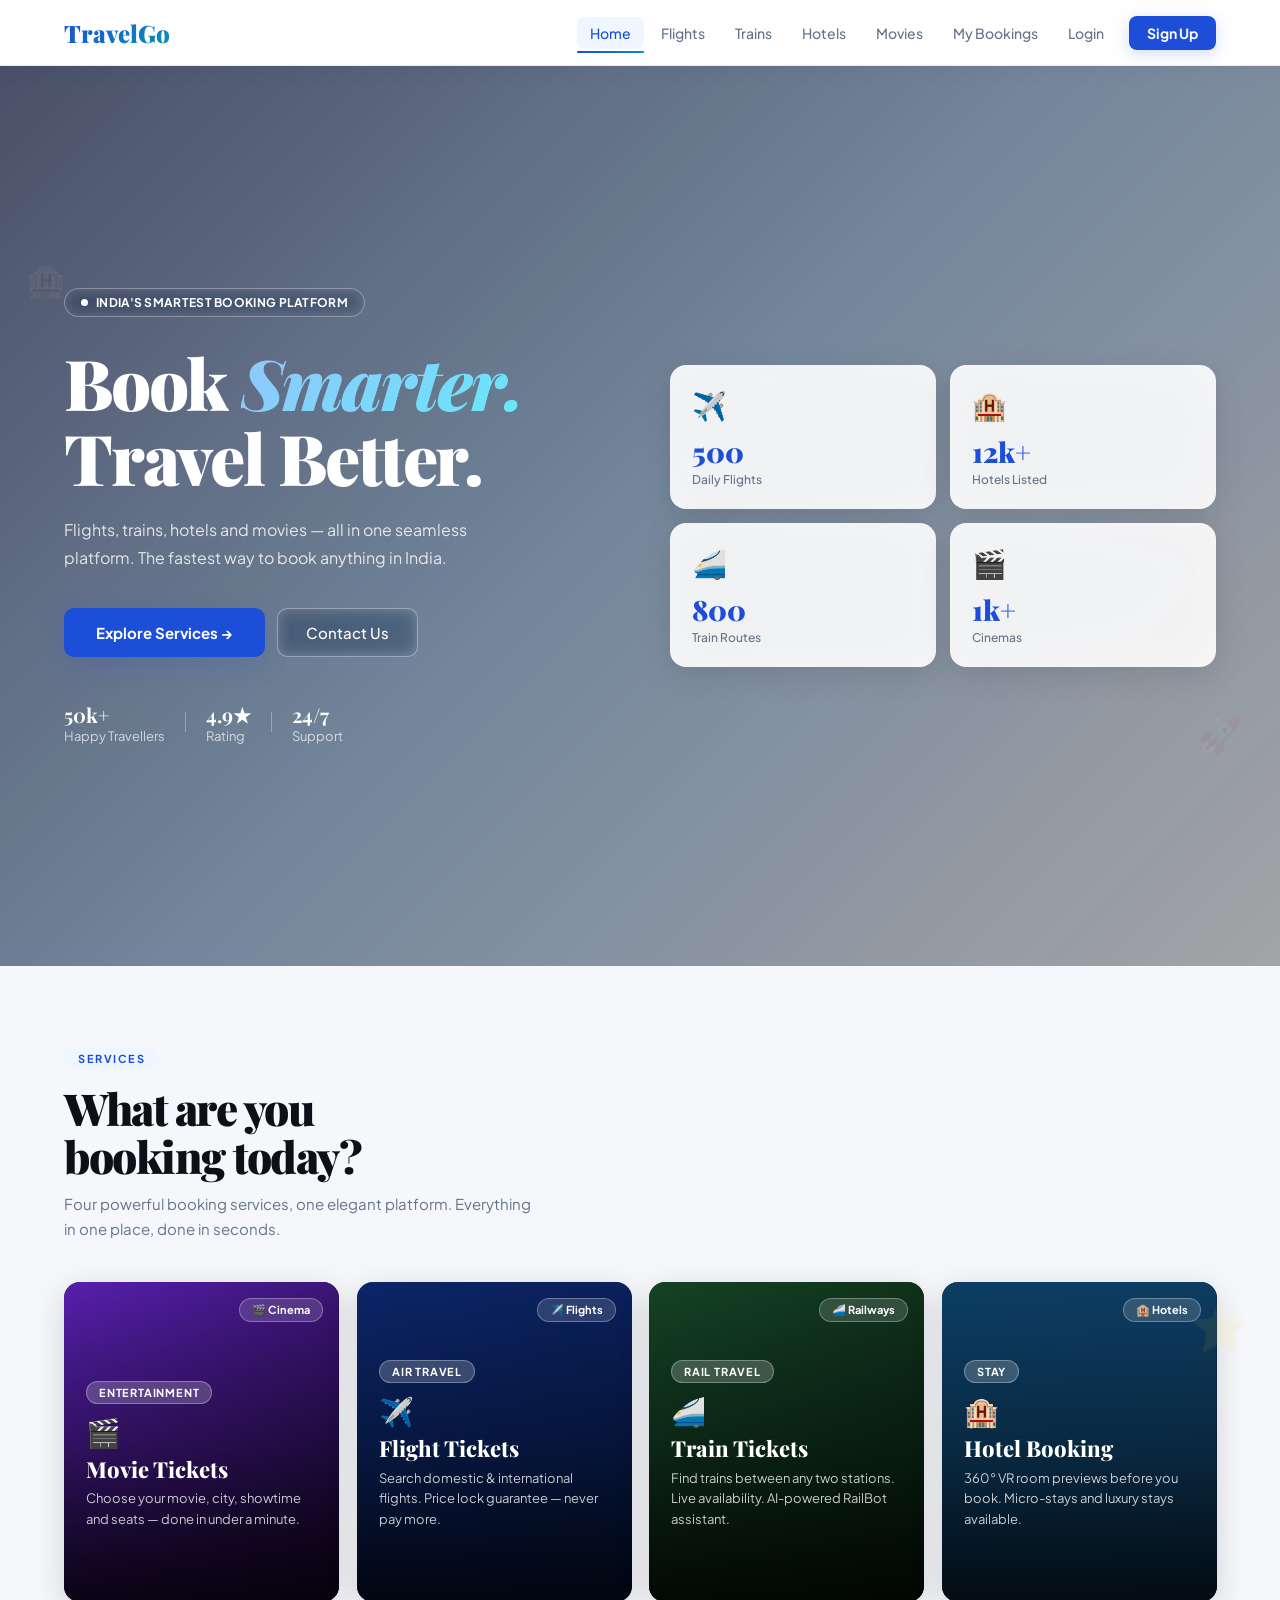
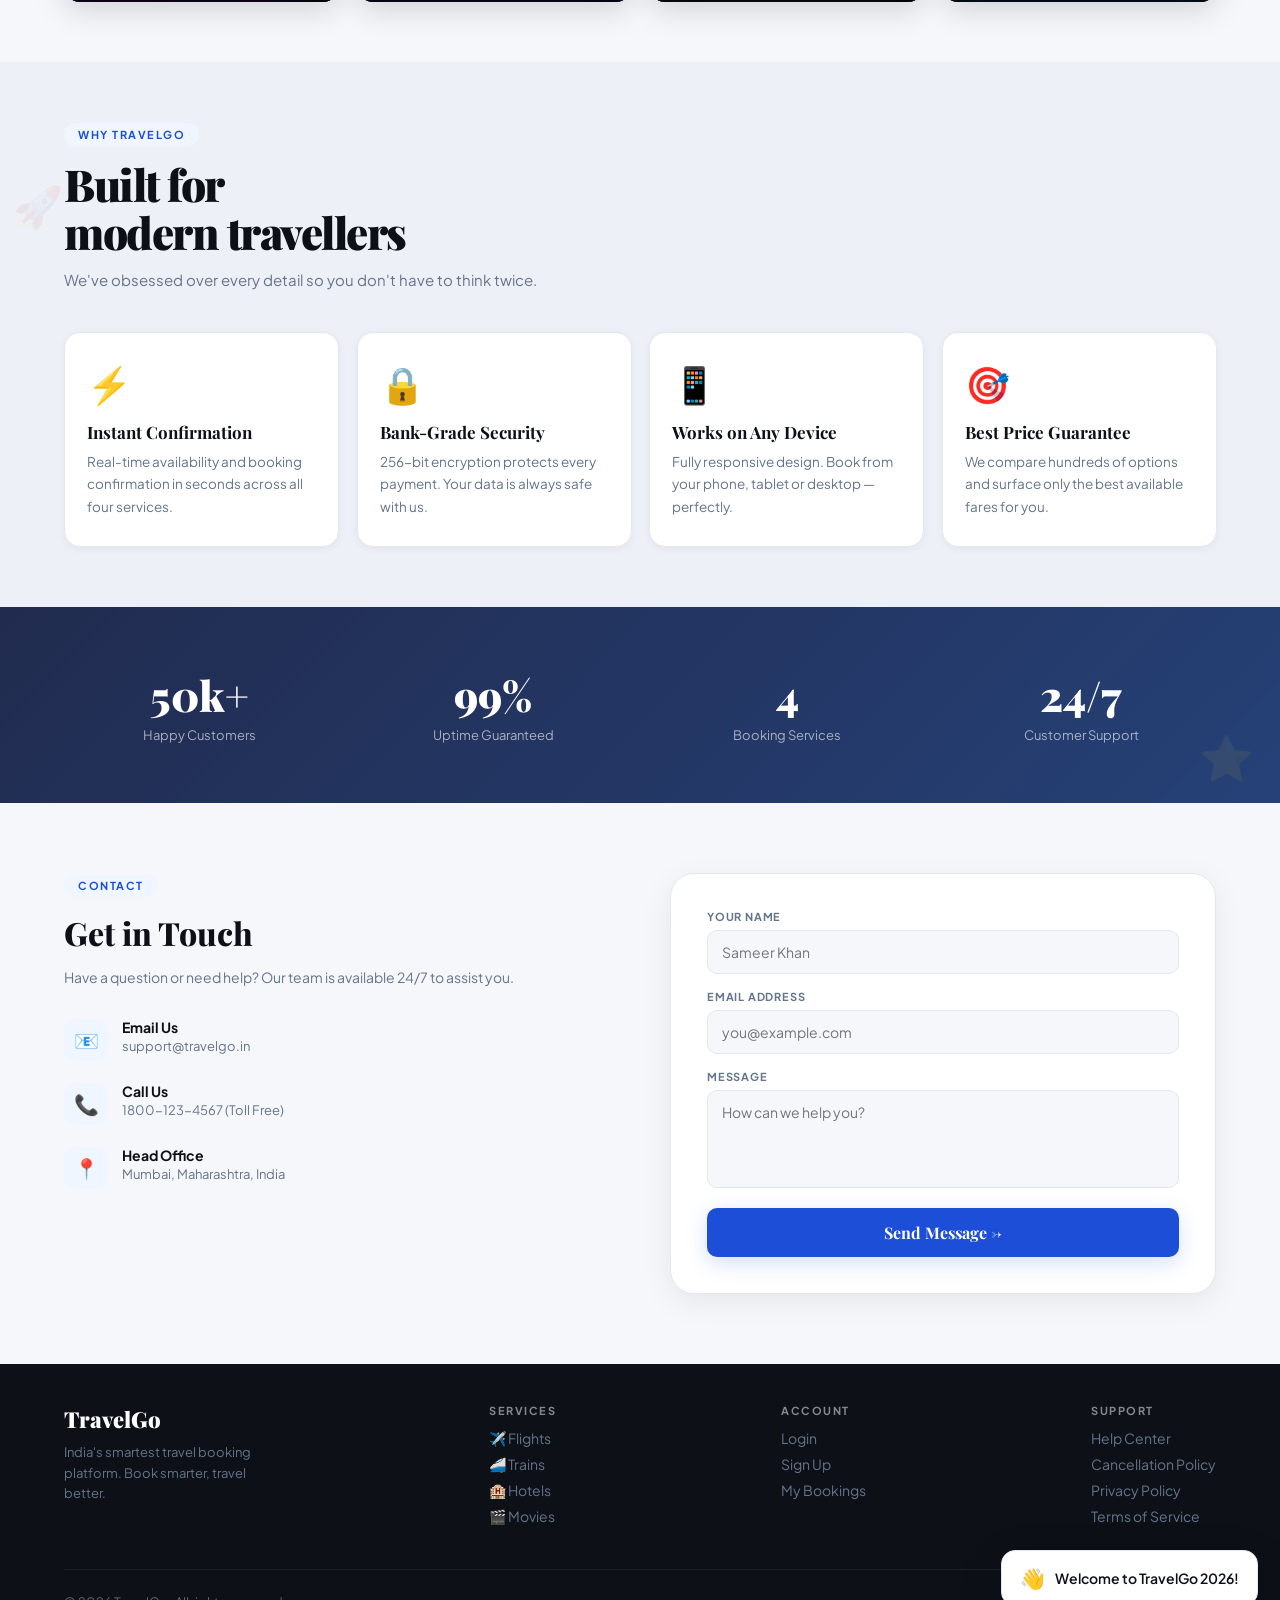
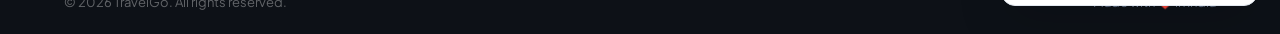
<file: index.html>
<!DOCTYPE html>
<html lang="en">
<head>
<meta charset="UTF-8">
<meta name="viewport" content="width=device-width, initial-scale=1.0">
<title>TravelGo | India's Smartest Booking Platform</title>
<link rel="preconnect" href="https://fonts.googleapis.com">
<link href="https://fonts.googleapis.com/css2?family=Playfair+Display:wght@700;800;900&family=Plus+Jakarta+Sans:wght@300;400;500;600;700&display=swap" rel="stylesheet">
<link rel="stylesheet" href="animations.css">
<link rel="stylesheet" href="common.css">
<style>
nav{position:fixed;width:100%;top:0;z-index:200;background:rgba(255,255,255,0.88);}
body{padding-top:66px;}
/* HERO */
.hero{min-height:100vh;padding:0 5%;display:grid;grid-template-columns:1fr 1fr;align-items:center;gap:60px;position:relative;overflow:hidden;
  background-image:linear-gradient(135deg,rgba(5,15,50,0.7) 0%,rgba(0,40,80,0.5) 50%,rgba(0,0,0,0.3) 100%),url('https://images.unsplash.com/photo-1524492412937-b28074a5d7da?w=1920&q=85&auto=format&fit=crop');
  background-size:cover;background-position:center;background-attachment:fixed;}
.hero::before{content:'';position:absolute;inset:0;background:rgba(0,0,0,0.05);z-index:0;}
.hero-content{position:relative;z-index:1;}
.hero-badge{display:inline-flex;align-items:center;gap:8px;padding:6px 16px;background:rgba(255,255,255,0.15);border:1px solid rgba(255,255,255,0.3);border-radius:100px;font-size:12px;font-weight:700;color:#fff;margin-bottom:28px;letter-spacing:0.3px;text-transform:uppercase;backdrop-filter:blur(8px);}
.hero-badge .dot{width:7px;height:7px;background:#fff;border-radius:50%;}
.hero h1{font-family:'Playfair Display',serif;font-size:clamp(38px,5.5vw,70px);font-weight:900;line-height:1.06;letter-spacing:-2px;color:#fff;margin-bottom:22px;}
.hero h1 em{font-style:italic;background:linear-gradient(135deg,#93c5fd,#67e8f9);-webkit-background-clip:text;-webkit-text-fill-color:transparent;}
.hero-sub{color:rgba(255,255,255,0.82);font-size:16px;line-height:1.75;max-width:460px;margin-bottom:36px;}
.hero-actions{display:flex;gap:12px;flex-wrap:wrap;margin-bottom:44px;}
.btn-primary{padding:14px 32px;background:var(--accent);color:#fff;border:none;border-radius:var(--radius-sm);font-family:'Plus Jakarta Sans',sans-serif;font-size:15px;font-weight:700;cursor:pointer;box-shadow:0 8px 26px var(--accent-glow);}
.btn-outline{padding:14px 28px;background:rgba(255,255,255,0.12);color:#fff;border:1.5px solid rgba(255,255,255,0.35);border-radius:var(--radius-sm);font-family:'Plus Jakarta Sans',sans-serif;font-size:15px;font-weight:500;cursor:pointer;backdrop-filter:blur(8px);}
.hero-trust{display:flex;align-items:center;gap:20px;font-size:13px;color:rgba(255,255,255,0.7);}
.trust-divider{width:1px;height:20px;background:rgba(255,255,255,0.3);}
.trust-num{font-family:'Playfair Display',serif;font-size:20px;font-weight:700;color:#fff;display:block;}
/* STAT CARDS */
.hero-visual{position:relative;z-index:1;}
.stat-cards{display:grid;grid-template-columns:1fr 1fr;gap:14px;}
.stat-card{background:rgba(255,255,255,0.92);backdrop-filter:blur(24px);border-radius:var(--radius);padding:22px;box-shadow:0 8px 32px rgba(0,0,0,0.12);}
.stat-icon{font-size:28px;margin-bottom:10px;}
.stat-num{font-family:'Playfair Display',serif;font-size:28px;font-weight:900;color:var(--accent);}
.stat-label{font-size:12px;color:var(--muted);margin-top:2px;font-weight:500;}
/* SERVICES */
.services-section{padding:80px 5% 60px;}
.section-title{font-family:'Playfair Display',serif;font-size:clamp(28px,4vw,44px);font-weight:900;letter-spacing:-1.5px;margin-bottom:10px;line-height:1.1;}
.section-sub{color:var(--muted);font-size:15px;max-width:480px;line-height:1.7;margin-bottom:40px;}
.cards-grid{display:grid;grid-template-columns:repeat(4,1fr);gap:18px;}
/* IMAGE BOOK CARDS */
.book-card{position:relative;border-radius:var(--radius);overflow:hidden;text-decoration:none;color:#fff;display:block;min-height:320px;border:none;box-shadow:0 8px 32px rgba(0,0,0,0.15);transition:transform 0.4s cubic-bezier(0.22,0.61,0.36,1),box-shadow 0.4s ease;}
.book-card:hover{transform:translateY(-10px) scale(1.02);box-shadow:0 24px 64px rgba(0,0,0,0.25);}
.bc-img{position:absolute;inset:0;background-size:cover;background-position:center;background-repeat:no-repeat;transition:transform 0.6s ease;}
.book-card:hover .bc-img{transform:scale(1.08);}
a[href='movie.html'] .bc-img{background-color:#1a0533;background-image:linear-gradient(135deg,rgba(109,40,217,0.8),rgba(30,10,60,0.95)),url('https://images.unsplash.com/photo-1489599849927-2ee91cede3ba?w=800&q=85&auto=format&fit=crop');}
a[href='flight.html'] .bc-img{background-color:#0c2461;background-image:linear-gradient(135deg,rgba(14,42,120,0.6),rgba(0,20,60,0.5)),url('https://images.unsplash.com/photo-1436491865332-7a61a109cc05?w=800&q=85&auto=format&fit=crop');}
a[href='train.html'] .bc-img{background-color:#1a2a1a;background-image:linear-gradient(135deg,rgba(20,83,45,0.7),rgba(5,30,15,0.8)),url('https://images.unsplash.com/photo-1620458939664-a29851ce5589?w=800&q=85&auto=format&fit=crop');}
a[href='hotel.html'] .bc-img{background-color:#1a0a2e;background-image:linear-gradient(135deg,rgba(7,89,133,0.7),rgba(12,74,110,0.8)),url('https://images.unsplash.com/photo-1571896349842-33c89424de2d?w=800&q=85&auto=format&fit=crop');}
.bc-overlay{position:absolute;inset:0;background:linear-gradient(180deg,rgba(0,0,0,0.05) 0%,rgba(0,0,0,0.35) 50%,rgba(0,0,0,0.82) 100%);transition:background 0.4s ease;}
.book-card:hover .bc-overlay{background:linear-gradient(180deg,rgba(0,0,0,0.1) 0%,rgba(10,30,80,0.45) 50%,rgba(10,30,80,0.9) 100%);}
.bc-top-badge{position:absolute;top:16px;right:16px;background:rgba(255,255,255,0.15);backdrop-filter:blur(10px);border:1px solid rgba(255,255,255,0.3);border-radius:100px;padding:4px 12px;font-size:11px;font-weight:700;color:#fff;z-index:3;}
.bc-content{position:absolute;bottom:0;left:0;right:0;padding:24px 22px;z-index:2;}
.bc-tag{display:inline-block;background:rgba(255,255,255,0.2);backdrop-filter:blur(8px);border:1px solid rgba(255,255,255,0.3);border-radius:100px;font-size:11px;font-weight:700;letter-spacing:0.8px;text-transform:uppercase;padding:4px 12px;margin-bottom:10px;color:#fff;}
.card-icon{font-size:28px;margin-bottom:6px;display:block;}
.card-title{font-family:'Playfair Display',serif;font-size:22px;font-weight:800;margin-bottom:6px;color:#fff;line-height:1.2;}
.card-desc{font-size:13px;color:rgba(255,255,255,0.78);line-height:1.6;margin-bottom:14px;}
.card-cta{display:inline-flex;align-items:center;gap:6px;font-size:13px;font-weight:700;color:#fff;background:rgba(29,78,216,0.7);backdrop-filter:blur(8px);border:1px solid rgba(255,255,255,0.2);padding:8px 16px;border-radius:100px;opacity:0;transform:translateY(8px);transition:all 0.3s ease;}
.book-card:hover .card-cta{opacity:1;transform:translateY(0);}
/* FEATURES */
.features-section{padding:60px 5%;background:var(--bg2);}
.features-grid{display:grid;grid-template-columns:repeat(4,1fr);gap:18px;margin-top:36px;}
.feature-card{background:#fff;border:1.5px solid var(--border);border-radius:var(--radius);padding:28px 22px;box-shadow:var(--shadow-sm);transition:all 0.35s cubic-bezier(0.22,0.61,0.36,1);}
.feature-card:hover{transform:translateY(-6px);box-shadow:var(--shadow);border-color:var(--accent);}
.feature-icon{font-size:36px;margin-bottom:14px;display:block;}
.feature-name{font-family:'Playfair Display',serif;font-size:17px;font-weight:700;margin-bottom:8px;}
.feature-text{font-size:13.5px;color:var(--muted);line-height:1.65;}
/* STATS BAND */
.stats-band{background:linear-gradient(135deg,rgba(10,20,60,0.9),rgba(8,40,100,0.88)),url('https://images.unsplash.com/photo-1501785888041-af3ef285b470?w=1920&q=75&auto=format&fit=crop');background-size:cover;background-attachment:fixed;padding:60px 5%;display:grid;grid-template-columns:repeat(4,1fr);gap:24px;text-align:center;}
.stat-item .num{font-family:'Playfair Display',serif;font-size:42px;font-weight:900;color:#fff;}
.stat-item .lbl{font-size:13px;color:rgba(255,255,255,0.6);margin-top:4px;}
/* CONTACT */
.contact-section{padding:70px 5%;display:grid;grid-template-columns:1fr 1fr;gap:60px;align-items:start;}
.contact-title{font-family:'Playfair Display',serif;font-size:32px;font-weight:800;margin-bottom:12px;}
.contact-sub{color:var(--muted);font-size:14px;line-height:1.7;margin-bottom:28px;}
.contact-item{display:flex;align-items:flex-start;gap:14px;margin-bottom:20px;}
.ci-icon{width:44px;height:44px;background:var(--accent-light);border-radius:12px;display:flex;align-items:center;justify-content:center;font-size:20px;flex-shrink:0;}
.ci-title{font-weight:700;font-size:14px;margin-bottom:2px;}
.ci-val{font-size:13px;color:var(--muted);}
.contact-form{background:#fff;border:1.5px solid var(--border);border-radius:var(--radius-lg);padding:36px;box-shadow:var(--shadow);}
.cf-field{margin-bottom:16px;}
.cf-field label{display:block;font-size:11px;font-weight:700;color:var(--muted);letter-spacing:0.8px;text-transform:uppercase;margin-bottom:7px;}
.cf-field input,.cf-field textarea{width:100%;padding:12px 14px;background:var(--bg);border:1.5px solid var(--border);border-radius:var(--radius-sm);color:var(--text);font-family:'Plus Jakarta Sans',sans-serif;font-size:14px;outline:none;transition:all 0.25s;resize:none;}
.cf-field input:focus,.cf-field textarea:focus{border-color:var(--accent);background:#fff;box-shadow:0 0 0 3px rgba(29,78,216,0.1);}
.cf-btn{width:100%;padding:14px;background:var(--accent);color:#fff;border:none;border-radius:var(--radius-sm);font-family:'Playfair Display',serif;font-size:16px;font-weight:700;cursor:pointer;box-shadow:0 6px 22px var(--accent-glow);}
@media(max-width:900px){.hero{grid-template-columns:1fr;}.cards-grid,.features-grid{grid-template-columns:1fr 1fr;}.stats-band{grid-template-columns:1fr 1fr;}.contact-section{grid-template-columns:1fr;}}
@media(max-width:600px){.cards-grid,.features-grid{grid-template-columns:1fr;}.stats-band{grid-template-columns:1fr;}}
</style>
</head>
<body>
<nav class="navbar">
  <a href="index.html" class="logo">TravelGo</a>
  <div class="nav-links">
    <a href="index.html" class="active">Home</a>
    <a href="flight.html">Flights</a>
    <a href="train.html">Trains</a>
    <a href="hotel.html">Hotels</a>
    <a href="movie.html">Movies</a>
    <a href="mybookings.html">My Bookings</a>
    <a href="login.html">Login</a>
    <a href="signup.html" class="nav-cta">Sign Up</a>
  </div>
</nav>

<!-- HERO -->
<section class="hero">
  <div class="hero-content">
    <div class="hero-badge reveal"><span class="dot"></span>India's Smartest Booking Platform</div>
    <h1 class="reveal">Book <em>Smarter.</em><br>Travel Better.</h1>
    <p class="hero-sub reveal">Flights, trains, hotels and movies — all in one seamless platform. The fastest way to book anything in India.</p>
    <div class="hero-actions reveal">
      <button class="btn-primary" onclick="document.querySelector('.services-section').scrollIntoView({behavior:'smooth'})">Explore Services →</button>
      <button class="btn-outline" onclick="document.querySelector('.contact-section').scrollIntoView({behavior:'smooth'})">Contact Us</button>
    </div>
    <div class="hero-trust reveal">
      <div><span class="trust-num">50k+</span>Happy Travellers</div>
      <div class="trust-divider"></div>
      <div><span class="trust-num">4.9★</span>Rating</div>
      <div class="trust-divider"></div>
      <div><span class="trust-num">24/7</span>Support</div>
    </div>
  </div>
  <div class="hero-visual">
    <div class="stat-cards stagger">
      <div class="stat-card"><div class="stat-icon">✈️</div><div class="stat-num" data-target="500">0</div><div class="stat-label">Daily Flights</div></div>
      <div class="stat-card"><div class="stat-icon">🏨</div><div class="stat-num" data-target="12000">0</div><div class="stat-label">Hotels Listed</div></div>
      <div class="stat-card"><div class="stat-icon">🚄</div><div class="stat-num" data-target="800">0</div><div class="stat-label">Train Routes</div></div>
      <div class="stat-card"><div class="stat-icon">🎬</div><div class="stat-num" data-target="1200">0</div><div class="stat-label">Cinemas</div></div>
    </div>
  </div>
</section>

<!-- SERVICES -->
<section class="services-section">
  <div class="section-chip reveal-left">Services</div>
  <h2 class="section-title reveal">What are you<br>booking today?</h2>
  <p class="section-sub reveal">Four powerful booking services, one elegant platform. Everything in one place, done in seconds.</p>
  <div class="cards-grid stagger">
    <a href="movie.html" class="book-card card">
      <div class="bc-img"></div><div class="bc-overlay"></div>
      <div class="bc-top-badge">🎬 Cinema</div>
      <div class="bc-content"><div class="bc-tag">Entertainment</div><div class="card-icon">🎬</div><div class="card-title">Movie Tickets</div><div class="card-desc">Choose your movie, city, showtime and seats — done in under a minute.</div><div class="card-cta">Book Tickets →</div></div>
    </a>
    <a href="flight.html" class="book-card card">
      <div class="bc-img"></div><div class="bc-overlay"></div>
      <div class="bc-top-badge">✈️ Flights</div>
      <div class="bc-content"><div class="bc-tag">Air Travel</div><div class="card-icon">✈️</div><div class="card-title">Flight Tickets</div><div class="card-desc">Search domestic & international flights. Price lock guarantee — never pay more.</div><div class="card-cta">Search Flights →</div></div>
    </a>
    <a href="train.html" class="book-card card">
      <div class="bc-img"></div><div class="bc-overlay"></div>
      <div class="bc-top-badge">🚄 Railways</div>
      <div class="bc-content"><div class="bc-tag">Rail Travel</div><div class="card-icon">🚄</div><div class="card-title">Train Tickets</div><div class="card-desc">Find trains between any two stations. Live availability. AI-powered RailBot assistant.</div><div class="card-cta">Find Trains →</div></div>
    </a>
    <a href="hotel.html" class="book-card card">
      <div class="bc-img"></div><div class="bc-overlay"></div>
      <div class="bc-top-badge">🏨 Hotels</div>
      <div class="bc-content"><div class="bc-tag">Stay</div><div class="card-icon">🏨</div><div class="card-title">Hotel Booking</div><div class="card-desc">360° VR room previews before you book. Micro-stays and luxury stays available.</div><div class="card-cta">Find Hotels →</div></div>
    </a>
  </div>
</section>

<!-- FEATURES -->
<section class="features-section">
  <div class="section-chip reveal-left">Why TravelGo</div>
  <h2 class="section-title reveal">Built for<br>modern travellers</h2>
  <p class="section-sub reveal">We've obsessed over every detail so you don't have to think twice.</p>
  <div class="features-grid stagger">
    <div class="feature-card card"><span class="feature-icon">⚡</span><div class="feature-name">Instant Confirmation</div><div class="feature-text">Real-time availability and booking confirmation in seconds across all four services.</div></div>
    <div class="feature-card card"><span class="feature-icon">🔒</span><div class="feature-name">Bank-Grade Security</div><div class="feature-text">256-bit encryption protects every payment. Your data is always safe with us.</div></div>
    <div class="feature-card card"><span class="feature-icon">📱</span><div class="feature-name">Works on Any Device</div><div class="feature-text">Fully responsive design. Book from your phone, tablet or desktop — perfectly.</div></div>
    <div class="feature-card card"><span class="feature-icon">🎯</span><div class="feature-name">Best Price Guarantee</div><div class="feature-text">We compare hundreds of options and surface only the best available fares for you.</div></div>
  </div>
</section>

<!-- STATS BAND -->
<div class="stats-band">
  <div class="stat-item"><div class="num" data-target="50000">50k+</div><div class="lbl">Happy Customers</div></div>
  <div class="stat-item"><div class="num" data-target="99">99%</div><div class="lbl">Uptime Guaranteed</div></div>
  <div class="stat-item"><div class="num" data-target="4">4</div><div class="lbl">Booking Services</div></div>
  <div class="stat-item"><div class="num" data-target="24">24/7</div><div class="lbl">Customer Support</div></div>
</div>

<!-- CONTACT -->
<section class="contact-section">
  <div>
    <div class="section-chip reveal-left">Contact</div>
    <h2 class="contact-title reveal">Get in Touch</h2>
    <p class="contact-sub reveal">Have a question or need help? Our team is available 24/7 to assist you.</p>
    <div class="contact-item reveal"><div class="ci-icon">📧</div><div><div class="ci-title">Email Us</div><div class="ci-val">support@travelgo.in</div></div></div>
    <div class="contact-item reveal"><div class="ci-icon">📞</div><div><div class="ci-title">Call Us</div><div class="ci-val">1800-123-4567 (Toll Free)</div></div></div>
    <div class="contact-item reveal"><div class="ci-icon">📍</div><div><div class="ci-title">Head Office</div><div class="ci-val">Mumbai, Maharashtra, India</div></div></div>
  </div>
  <div class="contact-form reveal-scale">
    <div class="cf-field"><label>Your Name</label><input type="text" id="cemail" placeholder="Sameer Khan"></div>
    <div class="cf-field"><label>Email Address</label><input type="email" placeholder="you@example.com"></div>
    <div class="cf-field"><label>Message</label><textarea rows="4" placeholder="How can we help you?"></textarea></div>
    <button class="cf-btn" onclick="sendMsg()">Send Message →</button>
  </div>
</section>

<!-- FOOTER -->
<footer>
  <div class="footer-top">
    <div><div class="footer-logo">TravelGo</div><div class="footer-tagline">India's smartest travel booking platform. Book smarter, travel better.</div></div>
    <div class="footer-col"><h4>Services</h4><a href="flight.html">✈️ Flights</a><a href="train.html">🚄 Trains</a><a href="hotel.html">🏨 Hotels</a><a href="movie.html">🎬 Movies</a></div>
    <div class="footer-col"><h4>Account</h4><a href="login.html">Login</a><a href="signup.html">Sign Up</a><a href="mybookings.html">My Bookings</a></div>
    <div class="footer-col"><h4>Support</h4><a href="#">Help Center</a><a href="#">Cancellation Policy</a><a href="#">Privacy Policy</a><a href="#">Terms of Service</a></div>
  </div>
  <div class="footer-bottom"><span class="copy">© 2026 TravelGo. All rights reserved.</span><span class="made">Made with ❤️ in India</span></div>
</footer>

<script>
function sendMsg(){
  var n=document.getElementById('cemail').value.trim();
  if(!n){alert('Please fill in your name.');return;}
  if(window.tgToast)window.tgToast('Message sent! We\'ll reply soon.','✅',4000);
}
</script>
<script src="navbar.js"></script>
<script src="animations.js"></script>
</body>
</html>
</file>
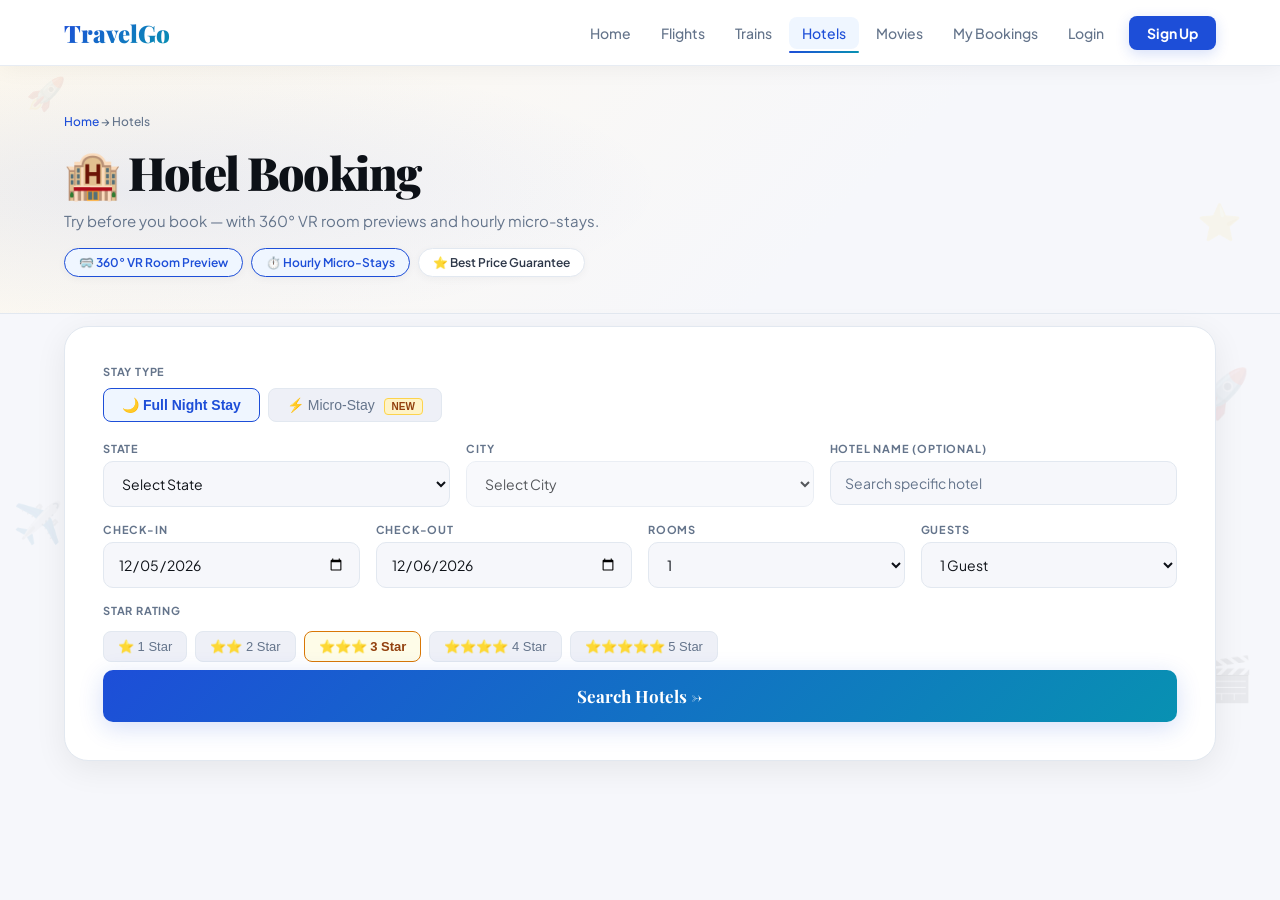
<file: hotel.html>
<!DOCTYPE html>
<html lang="en">
<head>
<meta charset="UTF-8">
<meta name="viewport" content="width=device-width, initial-scale=1.0">
<title>TravelGo | Hotel Booking</title>
<link rel="preconnect" href="https://fonts.googleapis.com">
<link href="https://fonts.googleapis.com/css2?family=Playfair+Display:wght@700;800;900&family=Plus+Jakarta+Sans:wght@300;400;500;600;700&display=swap" rel="stylesheet">
<link rel="stylesheet" href="animations.css">
<link rel="stylesheet" href="common.css">
<script src="stateCity.js"></script>
<style>
/* Hotel page hero tint */
.page-hero{background:linear-gradient(135deg,#fef9ee 0%,var(--bg) 65%);}

.stay-tabs{display:flex;gap:8px;margin-bottom:20px;flex-wrap:wrap;}
.stay-tab{padding:8px 18px;background:var(--bg2);border:1.5px solid var(--border);border-radius:8px;
  color:var(--muted);font-size:14px;font-weight:500;cursor:pointer;transition:all 0.2s;}
.stay-tab.active{background:var(--accent-light);border-color:var(--accent);color:var(--accent);font-weight:700;}
.micro-tag{background:#fef3c7;border:1px solid #fcd34d;color:#92400e;font-size:10px;font-weight:700;
  padding:2px 7px;border-radius:4px;margin-left:5px;text-transform:uppercase;}

.micro-selector{background:linear-gradient(135deg,#fef9c3,#fef3c7);border:1.5px solid #fcd34d;
  border-radius:var(--radius-sm);padding:18px 20px;margin-bottom:16px;display:none;}
.micro-selector h4{font-family:'Playfair Display',serif;font-size:14px;font-weight:700;color:#92400e;margin-bottom:12px;}
.micro-options{display:flex;gap:10px;flex-wrap:wrap;}
.micro-opt{padding:10px 20px;background:#fff;border:1.5px solid #fcd34d;border-radius:8px;cursor:pointer;
  font-family:'Plus Jakarta Sans',sans-serif;font-size:14px;font-weight:600;color:#92400e;transition:all 0.2s;}
.micro-opt.active,.micro-opt:hover{background:#d97706;color:#fff;border-color:#d97706;}

.star-filters{display:flex;gap:8px;flex-wrap:wrap;margin-top:8px;}
.star-btn{padding:7px 14px;background:var(--bg2);border:1.5px solid var(--border);border-radius:8px;
  color:var(--muted);font-size:13px;cursor:pointer;transition:all 0.2s;}
.star-btn.active{background:#fefce8;border-color:var(--gold);color:#92400e;font-weight:700;}

.results-header{display:flex;justify-content:space-between;align-items:center;margin-bottom:22px;flex-wrap:wrap;gap:12px;}
.hotels-grid{display:grid;grid-template-columns:repeat(auto-fill,minmax(300px,1fr));gap:22px;}
.hotel-card{background:#fff;border:1.5px solid var(--border);border-radius:var(--radius);overflow:hidden;
  box-shadow:0 2px 12px rgba(0,0,0,0.05);transition:all 0.3s;}
.hotel-card:hover{transform:translateY(-6px);border-color:rgba(29,78,216,0.3);box-shadow:0 16px 48px rgba(29,78,216,0.1);}
.hotel-img-wrap{position:relative;height:200px;overflow:hidden;background:linear-gradient(135deg,var(--accent-light),#e0f2fe);}
.hotel-img-wrap img{width:100%;height:100%;object-fit:cover;transition:transform 0.4s;}
.hotel-card:hover .hotel-img-wrap img{transform:scale(1.04);}
.vr-btn{position:absolute;top:10px;right:10px;background:rgba(0,0,0,0.6);backdrop-filter:blur(8px);
  color:#fff;border:none;border-radius:8px;padding:7px 13px;font-size:12px;font-weight:700;cursor:pointer;}
.vr-btn:hover{background:rgba(29,78,216,0.85);}
.micro-badge{position:absolute;top:10px;left:10px;background:#d97706;color:#fff;font-size:10px;
  font-weight:700;padding:4px 11px;border-radius:100px;display:none;}
.hotel-body{padding:20px;}
.hotel-name{font-family:'Playfair Display',serif;font-size:17px;font-weight:700;margin-bottom:3px;}
.hotel-loc{font-size:12px;color:var(--muted);margin-bottom:7px;font-weight:500;}
.hotel-stars{font-size:14px;margin-bottom:10px;}
.hotel-amenities{display:flex;gap:5px;flex-wrap:wrap;margin-bottom:16px;}
.amen{background:var(--accent-light);color:var(--accent);font-size:11px;font-weight:600;padding:3px 10px;border-radius:100px;}
.hotel-footer{display:flex;justify-content:space-between;align-items:center;flex-wrap:wrap;gap:10px;}
.hotel-price .amount{font-family:'Playfair Display',serif;font-size:24px;font-weight:900;color:var(--accent);}
.hotel-price .night{font-size:11px;color:var(--muted);}
.btn-group{display:flex;gap:8px;}
.book-btn{padding:9px 18px;background:var(--accent);color:#fff;border:none;border-radius:8px;
  font-family:'Plus Jakarta Sans',sans-serif;font-weight:700;font-size:13px;cursor:pointer;box-shadow:0 4px 14px var(--accent-glow);}
.vr-book-btn{padding:9px 14px;background:var(--accent-light);color:var(--accent);border:1.5px solid var(--accent);
  border-radius:8px;font-family:'Plus Jakarta Sans',sans-serif;font-weight:700;font-size:13px;cursor:pointer;}
.vr-book-btn:hover{background:var(--accent);color:#fff;}

/* VR Modal */
.vr-modal{background:#0f172a;border-radius:var(--radius-lg);max-width:820px;width:96%;overflow:hidden;box-shadow:0 40px 100px rgba(0,0,0,0.5);}
.vr-header{padding:18px 24px;display:flex;align-items:center;justify-content:space-between;border-bottom:1px solid rgba(255,255,255,0.08);}
.vr-header h3{font-family:'Playfair Display',serif;color:#fff;font-size:18px;font-weight:700;}
.vr-close{background:rgba(255,255,255,0.1);border:none;color:#fff;width:34px;height:34px;
  border-radius:50%;cursor:pointer;font-size:18px;display:flex;align-items:center;justify-content:center;}
.vr-viewport{height:480px;display:flex;align-items:stretch;justify-content:center;overflow:hidden;background:#000;position:relative;}
.vr-viewport img{width:100%;height:100%;object-fit:cover;display:block;}
.vr-loading{position:absolute;inset:0;display:flex;align-items:center;justify-content:center;
  background:rgba(0,0,0,0.5);color:#fff;font-size:14px;pointer-events:none;}
.vr-placeholder{color:#fff;text-align:center;padding:40px;display:flex;flex-direction:column;align-items:center;justify-content:center;width:100%;}
.vr-placeholder h4{font-family:'Playfair Display',serif;font-size:22px;font-weight:800;margin-bottom:8px;}
.vr-placeholder p{font-size:14px;color:rgba(255,255,255,0.6);line-height:1.6;}
.vr-controls{padding:14px 20px;display:flex;gap:8px;flex-wrap:wrap;border-top:1px solid rgba(255,255,255,0.08);background:#0d1526;}
.vr-ctrl-btn{padding:8px 16px;background:rgba(255,255,255,0.08);border:1px solid rgba(255,255,255,0.15);
  color:#fff;border-radius:8px;font-size:13px;font-weight:500;cursor:pointer;transition:all 0.2s;white-space:nowrap;}
.vr-ctrl-btn:hover,.vr-ctrl-btn.active{background:var(--accent);border-color:var(--accent);}
</style>
</head>
<body>

<nav class="navbar">
  <a href="index.html" class="logo">TravelGo</a>
  <div class="nav-links">
    <a href="index.html">Home</a>
    <a href="flight.html">Flights</a>
    <a href="train.html">Trains</a>
    <a href="hotel.html" class="active">Hotels</a>
    <a href="movie.html">Movies</a>
    <a href="mybookings.html">My Bookings</a>
    <a href="login.html">Login</a>
    <a href="signup.html" class="nav-cta">Sign Up</a>
  </div>
</nav>

<div class="page-hero">
  <div class="breadcrumb"><a href="index.html">Home</a> → Hotels</div>
  <h1>🏨 Hotel Booking</h1>
  <p>Try before you book — with 360° VR room previews and hourly micro-stays.</p>
  <div class="feature-badges">
    <div class="fbadge new">🥽 360° VR Room Preview</div>
    <div class="fbadge new">⏱️ Hourly Micro-Stays</div>
    <div class="fbadge">⭐ Best Price Guarantee</div>
  </div>
</div>

<div class="booking-section" style="padding-top:28px;">
  <div class="form-card">
    <div style="font-size:11px;font-weight:700;color:var(--muted);letter-spacing:0.8px;text-transform:uppercase;margin-bottom:10px;">Stay Type</div>
    <div class="stay-tabs">
      <button class="stay-tab active" onclick="setStay(this,'full')">🌙 Full Night Stay</button>
      <button class="stay-tab" onclick="setStay(this,'micro')">⚡ Micro-Stay <span class="micro-tag">NEW</span></button>
    </div>

    <div class="micro-selector" id="microSelector">
      <h4>⏱️ Select Micro-Stay Duration</h4>
      <div class="micro-options">
        <div class="micro-opt" onclick="selectMicro(this,'3')">3 Hours</div>
        <div class="micro-opt active" onclick="selectMicro(this,'6')">6 Hours</div>
        <div class="micro-opt" onclick="selectMicro(this,'12')">12 Hours</div>
      </div>
    </div>

    <div class="form-row three">
      <div class="field"><label>State</label><select id="hState"></select></div>
      <div class="field"><label>City</label><select id="hCity" disabled></select></div>
      <div class="field"><label>Hotel Name (optional)</label><input type="text" placeholder="Search specific hotel"></div>
    </div>
    <div class="form-row four" id="fullDateRow">
      <div class="field"><label>Check-in</label><input type="date" id="checkIn"></div>
      <div class="field"><label>Check-out</label><input type="date" id="checkOut"></div>
      <div class="field"><label>Rooms</label><select><option>1</option><option>2</option><option>3</option><option>4</option></select></div>
      <div class="field"><label>Guests</label><select><option>1 Guest</option><option>2 Guests</option><option>3 Guests</option><option>4 Guests</option></select></div>
    </div>
    <div class="form-row" id="microDateRow" style="display:none;">
      <div class="field"><label>Date</label><input type="date" id="microDate"></div>
      <div class="field"><label>Check-in Time</label><input type="time" id="microTime" value="10:00"></div>
    </div>
    <div class="field" style="margin-bottom:0;margin-top:4px;">
      <label>Star Rating</label>
      <div class="star-filters">
        <button class="star-btn" onclick="this.classList.toggle('active')">⭐ 1 Star</button>
        <button class="star-btn" onclick="this.classList.toggle('active')">⭐⭐ 2 Star</button>
        <button class="star-btn active" onclick="this.classList.toggle('active')">⭐⭐⭐ 3 Star</button>
        <button class="star-btn" onclick="this.classList.toggle('active')">⭐⭐⭐⭐ 4 Star</button>
        <button class="star-btn" onclick="this.classList.toggle('active')">⭐⭐⭐⭐⭐ 5 Star</button>
      </div>
    </div>
    <button class="search-btn" onclick="searchHotels()">Search Hotels →</button>
  </div>
</div>

<div class="results-section" id="resultsSection">
  <div class="results-header"><div class="results-title" id="resultsTitle">Available Hotels</div></div>
  <div class="hotels-grid" id="hotelCards"></div>
</div>

<!-- VR MODAL -->
<div class="modal-overlay" id="vrModal">
  <div class="vr-modal">
    <div class="vr-header">
      <h3 id="vrHotelName">🥽 360° VR Room Tour</h3>
      <button class="vr-close" onclick="closeVR()">✕</button>
    </div>
    <div class="vr-viewport" id="vrViewport">
      <div class="vr-placeholder"><h4>Select a View Below</h4><p>Click Bedroom, Bathroom, Balcony or Pool to explore.</p></div>
    </div>
    <div class="vr-controls">
      <button class="vr-ctrl-btn active" onclick="switchVR(this)">🛏️ Bedroom</button>
      <button class="vr-ctrl-btn" onclick="switchVR(this)">🚿 Bathroom</button>
      <button class="vr-ctrl-btn" onclick="switchVR(this)">🌅 Balcony View</button>
      <button class="vr-ctrl-btn" onclick="switchVR(this)">🏊 Pool Area</button>
      <button class="vr-ctrl-btn" style="margin-left:auto;background:var(--accent);border-color:var(--accent);" onclick="closeVR()">Book This Room →</button>
    </div>
  </div>
</div>

<script>
const today=new Date().toISOString().split('T')[0];
document.getElementById('checkIn').min=today; document.getElementById('checkIn').value=today;
document.getElementById('microDate').min=today; document.getElementById('microDate').value=today;
const tom=new Date(); tom.setDate(tom.getDate()+1);
const tomStr=tom.toISOString().split('T')[0];
document.getElementById('checkOut').min=tomStr; document.getElementById('checkOut').value=tomStr;

let stayType='full', microHours=6, currentVrHotel=null;
wireStateCity('hState','hCity','Select City');

function setStay(el,type){
  document.querySelectorAll('.stay-tab').forEach(b=>b.classList.remove('active'));
  el.classList.add('active'); stayType=type;
  document.getElementById('microSelector').style.display=type==='micro'?'block':'none';
  document.getElementById('fullDateRow').style.display=type==='full'?'grid':'none';
  document.getElementById('microDateRow').style.display=type==='micro'?'grid':'none';
}
function selectMicro(el,h){
  document.querySelectorAll('.micro-opt').forEach(b=>b.classList.remove('active'));
  el.classList.add('active'); microHours=parseInt(h);
}

const STATE_HOTELS={
  'Tamil Nadu':[
    {name:'The Leela Palace Chennai',img:'https://images.unsplash.com/photo-1596178065887-1198b6148b2b?w=800&q=80',loc:'Adyar, Chennai',stars:'⭐⭐⭐⭐⭐',price:12500,microPrice:{3:2800,6:5200,12:9000},amenities:['Pool','Spa','WiFi','Restaurant','Gym','Valet'],vr:true,vrImgs:{bedroom:'https://images.unsplash.com/photo-1631049307264-da0ec9d70304?w=800&q=80',bathroom:'https://images.unsplash.com/photo-1552321554-5fefe8c9ef14?w=800&q=80',balcony:'https://images.unsplash.com/photo-1582719478250-c89cae4dc85b?w=800&q=80',pool:'https://images.unsplash.com/photo-1571896349842-33c89424de2d?w=800&q=80'}},
    {name:'Taj Coromandel',img:'https://images.unsplash.com/photo-1566073771259-6a8506099945?w=800&q=80',loc:'Nungambakkam, Chennai',stars:'⭐⭐⭐⭐⭐',price:9800,microPrice:{3:2200,6:4000,12:7000},amenities:['Pool','WiFi','Restaurant','Bar','Spa'],vr:true,vrImgs:{bedroom:'https://images.unsplash.com/photo-1618773928121-c32242e63f39?w=800&q=80',bathroom:'https://images.unsplash.com/photo-1584622650111-993a426fbf0a?w=800&q=80',balcony:'https://images.unsplash.com/photo-1520250497591-112f2f40a3f4?w=800&q=80',pool:'https://images.unsplash.com/photo-1544551763-46a013bb70d5?w=800&q=80'}},
    {name:'Hyatt Regency Chennai',img:'https://images.unsplash.com/photo-1542314831-068cd1dbfeeb?w=800&q=80',loc:'Anna Salai, Chennai',stars:'⭐⭐⭐⭐',price:6800,microPrice:{3:1500,6:2800,12:4800},amenities:['Pool','WiFi','Gym','Restaurant'],vr:true,vrImgs:{bedroom:'https://images.unsplash.com/photo-1601565415267-724db0e1d8f0?w=800&q=80',bathroom:'https://images.unsplash.com/photo-1552321554-5fefe8c9ef14?w=800&q=80',balcony:'https://images.unsplash.com/photo-1499793983690-e29da59ef1c2?w=800&q=80',pool:'https://images.unsplash.com/photo-1540202404-a2f29016b523?w=800&q=80'}},
    {name:'Radisson Blu Chennai',img:'https://images.unsplash.com/photo-1551882547-ff40c63fe5fa?w=800&q=80',loc:'T. Nagar, Chennai',stars:'⭐⭐⭐⭐',price:5200,microPrice:{3:1100,6:2000,12:3600},amenities:['WiFi','Restaurant','Bar','Gym'],vr:false,vrImgs:{}},
    {name:'Mahabalipuram Beach Resort',img:'https://images.unsplash.com/photo-1507525428034-b723cf961d3e?w=800&q=80',loc:'Mahabalipuram, TN',stars:'⭐⭐⭐',price:3500,microPrice:{3:780,6:1400,12:2500},amenities:['Beach','Pool','WiFi','Restaurant'],vr:true,vrImgs:{bedroom:'https://images.unsplash.com/photo-1595576508898-0ad5c879a061?w=800&q=80',bathroom:'https://images.unsplash.com/photo-1552321554-5fefe8c9ef14?w=800&q=80',balcony:'https://images.unsplash.com/photo-1439130490301-25e322d88054?w=800&q=80',pool:'https://images.unsplash.com/photo-1571003123894-1f0594d2b5d9?w=800&q=80'}},
    {name:'Sterling Ooty',img:'https://images.unsplash.com/photo-1464822759023-fed622ff2c3b?w=800&q=80',loc:'Ooty, Tamil Nadu',stars:'⭐⭐⭐',price:4200,microPrice:{3:950,6:1700,12:3000},amenities:['WiFi','Restaurant','Garden','Bonfire'],vr:false,vrImgs:{}},
  ],
  'Maharashtra':[
    {name:'Taj Mahal Palace Mumbai',img:'https://images.unsplash.com/photo-1564501049412-61c2a3083791?w=800&q=80',loc:'Colaba, Mumbai',stars:'⭐⭐⭐⭐⭐',price:18000,microPrice:{3:4000,6:7500,12:13000},amenities:['Pool','Spa','WiFi','5 Restaurants','Butler'],vr:true,vrImgs:{bedroom:'https://images.unsplash.com/photo-1631049307264-da0ec9d70304?w=800&q=80',bathroom:'https://images.unsplash.com/photo-1552321554-5fefe8c9ef14?w=800&q=80',balcony:'https://images.unsplash.com/photo-1520250497591-112f2f40a3f4?w=800&q=80',pool:'https://images.unsplash.com/photo-1571896349842-33c89424de2d?w=800&q=80'}},
    {name:'The Westin Pune',img:'https://images.unsplash.com/photo-1445019980597-93fa8acb246c?w=800&q=80',loc:'Koregaon Park, Pune',stars:'⭐⭐⭐⭐',price:7200,microPrice:{3:1600,6:3000,12:5200},amenities:['Pool','Spa','WiFi','Restaurant','Gym'],vr:false,vrImgs:{}},
  ],
  'Rajasthan':[
    {name:'Umaid Bhawan Palace Jodhpur',img:'https://images.unsplash.com/photo-1598300188270-0b1438698494?w=800&q=80',loc:'Jodhpur, Rajasthan',stars:'⭐⭐⭐⭐⭐',price:35000,microPrice:{3:8000,6:15000,12:26000},amenities:['Heritage','Pool','Spa','WiFi','Fine Dining'],vr:true,vrImgs:{bedroom:'https://images.unsplash.com/photo-1631049307264-da0ec9d70304?w=800&q=80',bathroom:'https://images.unsplash.com/photo-1552321554-5fefe8c9ef14?w=800&q=80',balcony:'https://images.unsplash.com/photo-1564501049412-61c2a3083791?w=800&q=80',pool:'https://images.unsplash.com/photo-1571896349842-33c89424de2d?w=800&q=80'}},
    {name:'Taj Lake Palace Udaipur',img:'https://images.unsplash.com/photo-1580587771525-78b9dba3b914?w=800&q=80',loc:'Lake Pichola, Udaipur',stars:'⭐⭐⭐⭐⭐',price:28000,microPrice:{3:6500,6:12000,12:20000},amenities:['Lake View','Spa','WiFi','Restaurant','Butler'],vr:true,vrImgs:{bedroom:'https://images.unsplash.com/photo-1618773928121-c32242e63f39?w=800&q=80',bathroom:'https://images.unsplash.com/photo-1584622650111-993a426fbf0a?w=800&q=80',balcony:'https://images.unsplash.com/photo-1499793983690-e29da59ef1c2?w=800&q=80',pool:'https://images.unsplash.com/photo-1544551763-46a013bb70d5?w=800&q=80'}},
  ],
  'Goa':[
    {name:'Taj Exotica Resort & Spa',img:'https://images.unsplash.com/photo-1571003123894-1f0594d2b5d9?w=800&q=80',loc:'Benaulim Beach, South Goa',stars:'⭐⭐⭐⭐⭐',price:16000,microPrice:{3:3600,6:6800,12:11500},amenities:['Beach','Pool','Spa','WiFi','Water Sports'],vr:true,vrImgs:{bedroom:'https://images.unsplash.com/photo-1631049307264-da0ec9d70304?w=800&q=80',bathroom:'https://images.unsplash.com/photo-1552321554-5fefe8c9ef14?w=800&q=80',balcony:'https://images.unsplash.com/photo-1507525428034-b723cf961d3e?w=800&q=80',pool:'https://images.unsplash.com/photo-1571896349842-33c89424de2d?w=800&q=80'}},
    {name:'The Leela Goa',img:'https://images.unsplash.com/photo-1540202404-a2f29016b523?w=800&q=80',loc:'Mobor Beach, South Goa',stars:'⭐⭐⭐⭐⭐',price:14500,microPrice:{3:3200,6:6000,12:10500},amenities:['Beach','Pool','Spa','WiFi','Golf'],vr:false,vrImgs:{}},
  ],
  'Kerala':[
    {name:'Kumarakom Lake Resort',img:'https://images.unsplash.com/photo-1596178065887-1198b6148b2b?w=800&q=80',loc:'Kumarakom, Kerala',stars:'⭐⭐⭐⭐⭐',price:14000,microPrice:{3:3100,6:5800,12:10000},amenities:['Backwaters','Pool','Spa','Ayurveda','WiFi'],vr:true,vrImgs:{bedroom:'https://images.unsplash.com/photo-1631049307264-da0ec9d70304?w=800&q=80',bathroom:'https://images.unsplash.com/photo-1552321554-5fefe8c9ef14?w=800&q=80',balcony:'https://images.unsplash.com/photo-1439130490301-25e322d88054?w=800&q=80',pool:'https://images.unsplash.com/photo-1571896349842-33c89424de2d?w=800&q=80'}},
    {name:'Houseboat Alleppey',img:'https://images.unsplash.com/photo-1551882547-ff40c63fe5fa?w=800&q=80',loc:'Alleppey Backwaters',stars:'⭐⭐⭐',price:8500,microPrice:{3:1900,6:3500,12:6000},amenities:['Backwater Cruise','AC','Chef','WiFi'],vr:false,vrImgs:{}},
  ],
  'Karnataka':[
    {name:'The Ritz-Carlton Bangalore',img:'https://images.unsplash.com/photo-1564501049412-61c2a3083791?w=800&q=80',loc:'Residency Road, Bengaluru',stars:'⭐⭐⭐⭐⭐',price:16000,microPrice:{3:3600,6:6800,12:11500},amenities:['Pool','Spa','WiFi','Restaurant','Gym'],vr:true,vrImgs:{bedroom:'https://images.unsplash.com/photo-1631049307264-da0ec9d70304?w=800&q=80',bathroom:'https://images.unsplash.com/photo-1552321554-5fefe8c9ef14?w=800&q=80',balcony:'https://images.unsplash.com/photo-1582719478250-c89cae4dc85b?w=800&q=80',pool:'https://images.unsplash.com/photo-1571896349842-33c89424de2d?w=800&q=80'}},
    {name:'Evolve Back Coorg',img:'https://images.unsplash.com/photo-1578683010236-d716f9a3f461?w=800&q=80',loc:'Madikeri, Coorg',stars:'⭐⭐⭐⭐⭐',price:19000,microPrice:{3:4200,6:8000,12:14000},amenities:['Forest Pool','Spa','WiFi','Coffee Estate Tour'],vr:false,vrImgs:{}},
  ],
  'Telangana':[
    {name:'Taj Falaknuma Palace',img:'https://images.unsplash.com/photo-1580587771525-78b9dba3b914?w=800&q=80',loc:'Engine Bowli, Hyderabad',stars:'⭐⭐⭐⭐⭐',price:25000,microPrice:{3:5500,6:10500,12:18000},amenities:['Heritage Palace','Pool','Spa','WiFi','Dining'],vr:true,vrImgs:{bedroom:'https://images.unsplash.com/photo-1631049307264-da0ec9d70304?w=800&q=80',bathroom:'https://images.unsplash.com/photo-1552321554-5fefe8c9ef14?w=800&q=80',balcony:'https://images.unsplash.com/photo-1564501049412-61c2a3083791?w=800&q=80',pool:'https://images.unsplash.com/photo-1571896349842-33c89424de2d?w=800&q=80'}},
    {name:'Novotel Hyderabad',img:'https://images.unsplash.com/photo-1551882547-ff40c63fe5fa?w=800&q=80',loc:'Hitech City, Hyderabad',stars:'⭐⭐⭐⭐',price:6200,microPrice:{3:1400,6:2600,12:4500},amenities:['Pool','WiFi','Restaurant','Gym'],vr:false,vrImgs:{}},
  ],
  'Delhi':[
    {name:'The Imperial New Delhi',img:'https://images.unsplash.com/photo-1573843981267-be1999ff37cd?w=800&q=80',loc:'Janpath, New Delhi',stars:'⭐⭐⭐⭐⭐',price:22000,microPrice:{3:5000,6:9500,12:16000},amenities:['Heritage','Pool','Spa','WiFi','Fine Dining'],vr:true,vrImgs:{bedroom:'https://images.unsplash.com/photo-1631049307264-da0ec9d70304?w=800&q=80',bathroom:'https://images.unsplash.com/photo-1552321554-5fefe8c9ef14?w=800&q=80',balcony:'https://images.unsplash.com/photo-1582719478250-c89cae4dc85b?w=800&q=80',pool:'https://images.unsplash.com/photo-1571896349842-33c89424de2d?w=800&q=80'}},
    {name:'Hyatt Regency Delhi',img:'https://images.unsplash.com/photo-1582719508461-905c673771fd?w=800&q=80',loc:'Bhikaiji Cama Place, Delhi',stars:'⭐⭐⭐⭐',price:8500,microPrice:{3:1900,6:3500,12:6000},amenities:['Pool','WiFi','Restaurant','Gym'],vr:false,vrImgs:{}},
  ],
  'West Bengal':[
    {name:'Taj Bengal Kolkata',img:'https://images.unsplash.com/photo-1545579133-99bb5ab189bd?w=800&q=80',loc:'Alipore, Kolkata',stars:'⭐⭐⭐⭐⭐',price:11000,microPrice:{3:2500,6:4600,12:8000},amenities:['Pool','Spa','WiFi','Restaurant'],vr:false,vrImgs:{}},
  ],
};
const DEFAULT_HOTELS=[
  {name:'Taj Hotel & Convention Centre',img:'https://images.unsplash.com/photo-1542314831-068cd1dbfeeb?w=800&q=80',loc:'City Centre',stars:'⭐⭐⭐⭐⭐',price:12000,microPrice:{3:2700,6:5000,12:8600},amenities:['Pool','Spa','WiFi','Restaurant','Gym'],vr:true,vrImgs:{bedroom:'https://images.unsplash.com/photo-1631049307264-da0ec9d70304?w=800&q=80',bathroom:'https://images.unsplash.com/photo-1552321554-5fefe8c9ef14?w=800&q=80',balcony:'https://images.unsplash.com/photo-1582719478250-c89cae4dc85b?w=800&q=80',pool:'https://images.unsplash.com/photo-1571896349842-33c89424de2d?w=800&q=80'}},
  {name:'Marriott Hotel',img:'https://images.unsplash.com/photo-1566073771259-6a8506099945?w=800&q=80',loc:'Business District',stars:'⭐⭐⭐⭐',price:7500,microPrice:{3:1700,6:3100,12:5400},amenities:['Pool','WiFi','Restaurant','Gym'],vr:false,vrImgs:{}},
  {name:'Lemon Tree Premier',img:'https://images.unsplash.com/photo-1445019980597-93fa8acb246c?w=800&q=80',loc:'Airport Road',stars:'⭐⭐⭐⭐',price:4800,microPrice:{3:1100,6:2000,12:3500},amenities:['WiFi','Restaurant','Gym'],vr:false,vrImgs:{}},
  {name:'OYO Townhouse',img:'https://images.unsplash.com/photo-1551882547-ff40c63fe5fa?w=800&q=80',loc:'City Area',stars:'⭐⭐⭐',price:1800,microPrice:{3:400,6:750,12:1300},amenities:['WiFi','AC','Parking'],vr:false,vrImgs:{}},
];

function getHotels(state){return STATE_HOTELS[state]||DEFAULT_HOTELS;}

function searchHotels(){
  const state=document.getElementById('hState').value;
  const city=document.getElementById('hCity').value;
  if(!city){alert('Please select a state and city.');return;}
  const isMicro=stayType==='micro';
  let nightsLabel='';
  if(isMicro){nightsLabel=`${microHours}-hour micro-stay`;}
  else{
    const ci=document.getElementById('checkIn').value, co=document.getElementById('checkOut').value;
    if(!ci||!co){alert('Please select check-in and check-out dates.');return;}
    if(new Date(co)<=new Date(ci)){alert('Check-out must be after check-in.');return;}
    const n=Math.round((new Date(co)-new Date(ci))/(1000*3600*24));
    nightsLabel=`${n} night${n>1?'s':''}`;
  }
  const hotels=getHotels(state);
  document.getElementById('resultsTitle').textContent=`Hotels in ${city} — ${isMicro?microHours+'-Hour Micro-Stay':nightsLabel}`;
  document.getElementById('hotelCards').innerHTML=hotels.map((h,i)=>{
    const dp=isMicro?`₹${h.microPrice[microHours].toLocaleString('en-IN')}`:`₹${h.price.toLocaleString('en-IN')}`;
    const pl=isMicro?`for ${microHours} hours`:'per night';
    return `<div class="hotel-card card">
      <div class="hotel-img-wrap">
        <img src="${h.img}" alt="${h.name}" onerror="this.style.display='none'">
        ${isMicro?`<div class="micro-badge" style="display:block;">⚡ ${microHours}h</div>`:''}
        ${h.vr?`<button class="vr-btn" onclick="openVR(${i},'${h.name.replace(/'/g,"\\'")}')">🥽 VR Preview</button>`:''}
      </div>
      <div class="hotel-body">
        <div class="hotel-name">${h.name}</div>
        <div class="hotel-loc">📍 ${h.loc}</div>
        <div class="hotel-stars">${h.stars}</div>
        <div class="hotel-amenities">${h.amenities.map(a=>`<span class="amen">${a}</span>`).join('')}</div>
        <div class="hotel-footer">
          <div class="hotel-price"><div class="amount">${dp}</div><div class="night">${pl}</div></div>
          <div class="btn-group">
            ${h.vr?`<button class="vr-book-btn" onclick="openVR(${i},'${h.name.replace(/'/g,"\\'")}')">🥽 VR Tour</button>`:''}
            <button class="book-btn" onclick="confirmHotel('${h.name.replace(/'/g,"\\'")}','${h.loc.replace(/'/g,"\\'")}','${dp}','${nightsLabel}')">Book Now →</button>
          </div>
        </div>
      </div>
    </div>`;
  }).join('');
  const sec=document.getElementById('resultsSection');
  sec.style.display='block';
  sec.scrollIntoView({behavior:'smooth'});
}

let _hotels=[];
function openVR(idx,name){
  const state=document.getElementById('hState').value;
  _hotels=getHotels(state);
  currentVrHotel=_hotels[idx];
  document.getElementById('vrHotelName').textContent='🥽 '+name+' — VR Room Tour';
  document.querySelectorAll('.vr-ctrl-btn').forEach((b,i)=>b.classList.toggle('active',i===0));
  setVRImage(currentVrHotel.vrImgs.bedroom||'');
  document.getElementById('vrModal').classList.add('open');
}
function closeVR(){document.getElementById('vrModal').classList.remove('open');}
function setVRImage(url){
  document.getElementById('vrViewport').innerHTML=`
    <div class="vr-loading">⏳ Loading...</div>
    <img src="${url}" style="width:100%;height:100%;object-fit:cover;display:block;opacity:0;transition:opacity 0.4s;"
      onload="this.style.opacity=1;const l=this.parentElement.querySelector('.vr-loading');if(l)l.remove();"
      onerror="this.parentElement.innerHTML='<div class=vr-placeholder><p style=color:rgba(255,255,255,0.6)>Image unavailable</p></div>'">`;
}
function switchVR(el){
  document.querySelectorAll('.vr-ctrl-btn').forEach(b=>b.classList.remove('active'));
  el.classList.add('active');
  if(!currentVrHotel) return;
  const map={'🛏️ Bedroom':'bedroom','🚿 Bathroom':'bathroom','🌅 Balcony View':'balcony','🏊 Pool Area':'pool'};
  const key=map[el.textContent.trim()]||'bedroom';
  setVRImage(currentVrHotel.vrImgs[key]||currentVrHotel.vrImgs.bedroom||'');
}

function confirmHotel(name,loc,price,nights){
  const booking={
    type:'hotel',
    title:name,
    detail:`📍 ${loc} · ${stayType==='micro'?`Micro-Stay (${microHours}h)`:'Full Night Stay'} · ${nights}`,
    hotelName:name, location:loc, nights,
    stayType:stayType==='micro'?`Micro-Stay (${microHours}h)`:'Full Night Stay',
    price, priceNum:parseInt(price.replace(/[^0-9]/g,''))||0
  };
  localStorage.setItem('travelgo_pending_payment', JSON.stringify(booking));
  window.location.href='payment.html';
}
</script>
<script src="navbar.js"></script>
<script src="animations.js"></script>
</body>
</html>
</file>
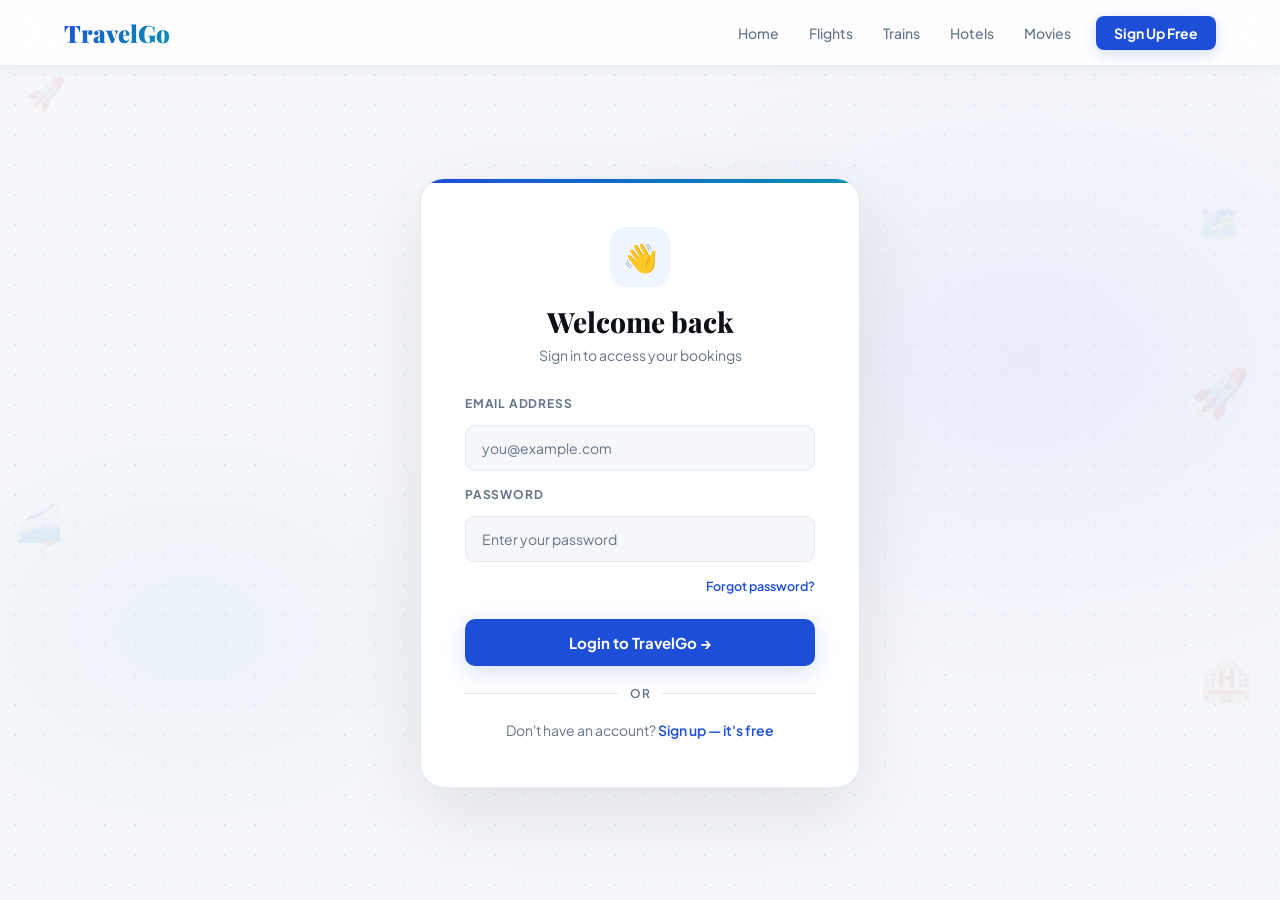
<file: login.html>
<!DOCTYPE html>
<html lang="en">
<head>
<meta charset="UTF-8">
<meta name="viewport" content="width=device-width, initial-scale=1.0">
<title>TravelGo | Login</title>
<link rel="preconnect" href="https://fonts.googleapis.com">
<link href="https://fonts.googleapis.com/css2?family=Playfair+Display:wght@700;800;900&family=Plus+Jakarta+Sans:wght@300;400;500;600;700&display=swap" rel="stylesheet">
<link rel="stylesheet" href="animations.css">
<link rel="stylesheet" href="common.css">
<style>
body{display:flex;flex-direction:column;}
body::before{content:'';position:fixed;inset:0;
  background:radial-gradient(ellipse 60% 60% at 80% 40%,rgba(29,78,216,0.06) 0%,transparent 65%),
    radial-gradient(ellipse 40% 40% at 15% 70%,rgba(8,145,178,0.05) 0%,transparent 65%);
  pointer-events:none;z-index:0;}
body::after{content:'';position:fixed;inset:0;
  background-image:radial-gradient(circle,#c7d2e8 1px,transparent 1px);
  background-size:30px 30px;opacity:0.35;pointer-events:none;z-index:0;}
nav{position:relative;z-index:10;background:rgba(255,255,255,0.88);}
main{flex:1;display:flex;align-items:center;justify-content:center;padding:60px 20px;position:relative;z-index:1;}

.field{margin-bottom:16px;}
.field input{width:100%;padding:13px 16px;background:var(--bg);border:1.5px solid var(--border);
  border-radius:var(--radius-sm);color:var(--text);font-family:'Plus Jakarta Sans',sans-serif;font-size:14px;}
.field input::placeholder{color:var(--muted);}
.forgot{text-align:right;margin-top:6px;}
.forgot a{color:var(--accent);font-size:12.5px;font-weight:600;text-decoration:none;}
.forgot a:hover{text-decoration:underline;}
</style>
</head>
<body>

<nav class="navbar">
  <a href="index.html" class="logo">TravelGo</a>
  <div class="nav-links">
    <a href="index.html">Home</a>
    <a href="flight.html">Flights</a>
    <a href="train.html">Trains</a>
    <a href="hotel.html">Hotels</a>
    <a href="movie.html">Movies</a>
    <a href="signup.html" class="nav-cta">Sign Up Free</a>
  </div>
</nav>

<main>
  <div class="auth-card scale-in">
    <div class="auth-header">
      <div class="auth-icon">👋</div>
      <h2>Welcome back</h2>
      <p>Sign in to access your bookings</p>
    </div>
    <div class="error-msg" id="errMsg">Invalid email or password.</div>
    <div class="field">
      <label style="display:block;font-size:12px;font-weight:700;color:var(--muted);letter-spacing:0.8px;text-transform:uppercase;margin-bottom:8px;">Email Address</label>
      <input type="email" id="loginEmail" placeholder="you@example.com">
    </div>
    <div class="field">
      <label style="display:block;font-size:12px;font-weight:700;color:var(--muted);letter-spacing:0.8px;text-transform:uppercase;margin-bottom:8px;">Password</label>
      <input type="password" id="loginPass" placeholder="Enter your password">
      <div class="forgot"><a href="#">Forgot password?</a></div>
    </div>
    <button class="auth-btn" onclick="login()">Login to TravelGo →</button>
    <div class="divider">or</div>
    <div class="auth-footer">Don't have an account? <a href="signup.html">Sign up — it's free</a></div>
  </div>
</main>

<script>
function login() {
  const email = document.getElementById('loginEmail').value.trim();
  const pass  = document.getElementById('loginPass').value;
  const err   = document.getElementById('errMsg');
  if (!email || !pass) { err.textContent='Please fill in all fields.'; err.style.display='block'; return; }
  const stored = localStorage.getItem('tg_user');
  if (stored) {
    const user = JSON.parse(stored);
    if (user.email === email) {
      localStorage.setItem('tg_loggedIn', email);
      if(window.tgToast) window.tgToast('Welcome back, ' + user.name + '! 👋','✅',2500);
      setTimeout(()=>window.location.href='index.html', 700);
      return;
    }
  }
  err.textContent='Invalid email or password.'; err.style.display='block';
}
document.addEventListener('keydown', e => { if (e.key==='Enter') login(); });
</script>
<script src="navbar.js"></script>
<script src="animations.js"></script>
</body>
</html>
</file>
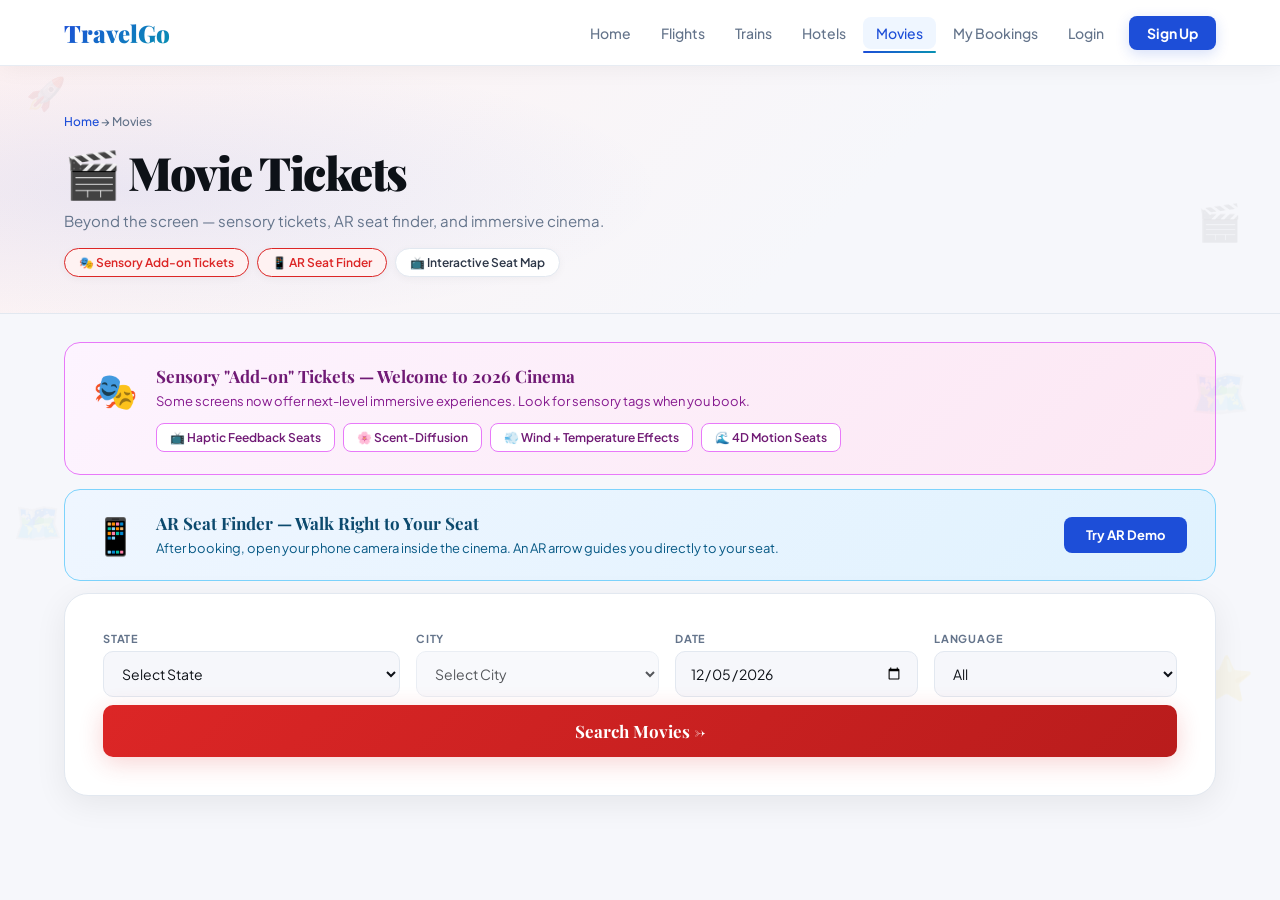
<file: movie.html>
<!DOCTYPE html>
<html lang="en">
<head>
<meta charset="UTF-8">
<meta name="viewport" content="width=device-width, initial-scale=1.0">
<title>TravelGo | Movie Tickets</title>
<link rel="preconnect" href="https://fonts.googleapis.com">
<link href="https://fonts.googleapis.com/css2?family=Playfair+Display:wght@700;800;900&family=Plus+Jakarta+Sans:wght@300;400;500;600;700&display=swap" rel="stylesheet">
<link rel="stylesheet" href="animations.css">
<link rel="stylesheet" href="common.css">
<script src="stateCity.js"></script>
<style>
:root{--red:#dc2626;--red-light:#fef2f2;--red-glow:rgba(220,38,38,0.2);}
.page-hero{background:linear-gradient(135deg,var(--red-light) 0%,var(--bg) 65%);}
.fbadge.new{border-color:var(--red);color:var(--red);background:var(--red-light);}
.search-btn{background:linear-gradient(135deg,var(--red),#b91c1c);box-shadow:0 6px 24px var(--red-glow);}
.search-btn:hover{box-shadow:0 10px 30px var(--red-glow);}
.form-row-four{display:grid;grid-template-columns:1fr 1fr 1fr 1fr;gap:16px;}

.sensory-banner{background:linear-gradient(135deg,#fdf4ff,#fce7f3);border:1.5px solid #e879f9;
  border-radius:var(--radius);padding:22px 28px;display:flex;align-items:flex-start;gap:18px;flex-wrap:wrap;}
.sb-icon{font-size:36px;margin-top:2px;flex-shrink:0;}
.sb-text h4{font-family:'Playfair Display',serif;font-size:17px;font-weight:700;color:#701a75;margin-bottom:4px;}
.sb-text p{font-size:13px;color:#86198f;margin-bottom:12px;line-height:1.55;}
.sensory-types{display:flex;gap:8px;flex-wrap:wrap;}
.stype{display:inline-flex;align-items:center;gap:5px;background:white;border:1.5px solid #e879f9;border-radius:8px;padding:6px 13px;font-size:12px;font-weight:600;color:#701a75;}

.ar-banner{background:linear-gradient(135deg,var(--accent-light),#e0f2fe);border:1.5px solid #7dd3fc;border-radius:var(--radius);padding:22px 28px;display:flex;align-items:center;gap:18px;flex-wrap:wrap;}
.ar-icon{font-size:36px;flex-shrink:0;}
.ar-text h4{font-family:'Playfair Display',serif;font-size:17px;font-weight:700;color:#0c4a6e;margin-bottom:4px;}
.ar-text p{font-size:13px;color:#075985;line-height:1.55;}
.ar-launch-btn{margin-left:auto;align-self:center;padding:10px 22px;background:var(--accent);color:white;border:none;border-radius:8px;font-family:'Plus Jakarta Sans',sans-serif;font-weight:700;font-size:13px;cursor:pointer;white-space:nowrap;}

.movies-section{padding:24px 5% 50px;display:none;}
.section-title{font-family:'Playfair Display',serif;font-size:22px;font-weight:800;margin-bottom:20px;color:var(--text);}
.movies-grid{display:grid;grid-template-columns:repeat(auto-fill,minmax(185px,1fr));gap:18px;margin-bottom:28px;}
.movie-card{background:white;border:1.5px solid var(--border);border-radius:var(--radius);overflow:hidden;cursor:pointer;box-shadow:0 2px 10px rgba(0,0,0,0.05);transition:all 0.3s;position:relative;}
.movie-card:hover{transform:translateY(-5px);box-shadow:0 12px 32px rgba(0,0,0,0.1);}
.movie-card.selected{border-color:var(--red);box-shadow:0 0 0 2px var(--red),0 12px 32px rgba(220,38,38,0.15);}
.movie-poster{height:250px;overflow:hidden;position:relative;}
.movie-poster img{width:100%;height:100%;object-fit:cover;transition:transform 0.4s;}
.movie-card:hover .movie-poster img{transform:scale(1.04);}
.movie-info{padding:14px;}
.movie-badge{display:inline-block;background:var(--red-light);color:var(--red);font-size:9px;font-weight:700;padding:2px 8px;border-radius:4px;margin-bottom:5px;text-transform:uppercase;}
.movie-title{font-family:'Playfair Display',serif;font-size:14px;font-weight:700;margin-bottom:3px;}
.movie-meta{font-size:11px;color:var(--muted);}
.sensory-chip{position:absolute;top:8px;left:8px;padding:3px 9px;border-radius:100px;font-size:10px;font-weight:700;display:flex;align-items:center;gap:4px;}
.sc-haptic{background:#701a75;color:white;} .sc-scent{background:#0c4a6e;color:white;} .sc-standard{background:rgba(0,0,0,0.5);color:white;}

.sensory-panel{background:linear-gradient(135deg,#fdf4ff,white);border:1.5px solid #e879f9;border-radius:var(--radius);padding:24px;margin-bottom:20px;display:none;}
.sensory-panel h3{font-family:'Playfair Display',serif;font-size:18px;font-weight:800;color:#701a75;margin-bottom:6px;}
.sensory-panel p{font-size:13px;color:#86198f;margin-bottom:16px;}
.addon-grid{display:grid;grid-template-columns:repeat(auto-fit,minmax(200px,1fr));gap:12px;}
.addon-card{background:white;border:1.5px solid #f5d0fe;border-radius:var(--radius-sm);padding:16px;cursor:pointer;transition:all 0.25s;}
.addon-card:hover,.addon-card.selected{border-color:#e879f9;background:#fdf4ff;}
.addon-card.selected{border-color:#a21caf;box-shadow:0 0 0 2px #e879f9;}
.addon-icon{font-size:30px;margin-bottom:10px;}
.addon-name{font-family:'Playfair Display',serif;font-size:14px;font-weight:700;margin-bottom:5px;}
.addon-desc{font-size:12px;color:var(--muted);margin-bottom:10px;line-height:1.55;}
.addon-price{font-family:'Playfair Display',serif;font-size:16px;font-weight:700;color:#a21caf;}

.showtime-section{background:white;border:1.5px solid var(--border);border-radius:var(--radius);padding:24px;margin-bottom:20px;display:none;box-shadow:0 2px 12px rgba(0,0,0,0.04);}
.showtime-section h3{font-family:'Playfair Display',serif;font-size:18px;font-weight:700;margin-bottom:16px;}
.times-grid{display:flex;gap:10px;flex-wrap:wrap;}
.time-btn{padding:10px 20px;background:var(--bg);border:1.5px solid var(--border);border-radius:8px;color:var(--text2);font-size:13px;font-weight:500;cursor:pointer;transition:all 0.25s;position:relative;}
.time-btn:hover,.time-btn.active{background:var(--red-light);border-color:var(--red);color:var(--red);font-weight:700;}
.sensory-dot{position:absolute;top:-4px;right:-4px;width:8px;height:8px;border-radius:50%;background:#e879f9;border:2px solid white;}

.seat-section{background:white;border:1.5px solid var(--border);border-radius:var(--radius);padding:24px;margin-bottom:20px;display:none;box-shadow:0 2px 12px rgba(0,0,0,0.04);}
.seat-section h3{font-family:'Playfair Display',serif;font-size:18px;font-weight:700;margin-bottom:4px;}
.seat-section p{font-size:13px;color:var(--muted);margin-bottom:20px;}
.screen{background:linear-gradient(180deg,#dbeafe,transparent);border-radius:4px 4px 0 0;text-align:center;padding:12px;font-size:12px;color:var(--accent);letter-spacing:4px;font-weight:700;margin-bottom:20px;}
.seat-grid{display:flex;flex-direction:column;align-items:center;gap:7px;}
.seat-row{display:flex;gap:5px;align-items:center;}
.row-label{width:22px;font-size:11px;color:var(--muted);text-align:center;font-weight:700;}
.seat{width:30px;height:26px;border-radius:5px 5px 0 0;cursor:pointer;border:none;font-size:9px;font-weight:600;transition:all 0.15s;}
.seat.free{background:#e2e8f0;color:#94a3b8;} .seat.free:hover{background:#bfdbfe;color:var(--accent);}
.seat.taken{background:#f1f5f9;color:#cbd5e1;cursor:not-allowed;}
.seat.selected{background:var(--red);color:white;}
.seat.haptic{background:#f5d0fe;color:#701a75;} .seat.haptic:hover{background:#e879f9;color:white;}
.seat.haptic.selected{background:#a21caf;color:white;}
.seat-gap{width:12px;}
.seat-legend{display:flex;gap:16px;margin-top:16px;justify-content:center;flex-wrap:wrap;font-size:11px;color:var(--muted);}
.legend-item{display:flex;align-items:center;gap:5px;font-weight:500;}
.legend-dot{width:14px;height:14px;border-radius:3px;}

.ar-panel{background:linear-gradient(135deg,#0c4a6e,#0369a1);border-radius:var(--radius);padding:28px;margin-bottom:20px;display:none;color:white;}
.ar-panel h3{font-family:'Playfair Display',serif;font-size:20px;font-weight:800;margin-bottom:6px;}
.ar-panel p{font-size:13px;color:rgba(255,255,255,0.7);margin-bottom:22px;}
.ar-demo{background:rgba(0,0,0,0.35);border-radius:var(--radius-sm);height:220px;display:flex;align-items:center;justify-content:center;position:relative;overflow:hidden;margin-bottom:18px;}
.ar-grid-bg{position:absolute;inset:0;background-image:linear-gradient(rgba(255,255,255,0.06) 1px,transparent 1px),linear-gradient(90deg,rgba(255,255,255,0.06) 1px,transparent 1px);background-size:30px 30px;}
.ar-arrow{position:absolute;font-size:44px;animation:arFloat 1.5s ease-in-out infinite;}
@keyframes arFloat{0%,100%{transform:translateY(0);}50%{transform:translateY(-10px);}}
.ar-seat-target{position:absolute;bottom:28px;left:50%;transform:translateX(-50%);background:rgba(29,78,216,0.85);border:2px solid white;color:white;padding:7px 18px;border-radius:100px;font-size:13px;font-weight:700;}
.ar-instructions{display:flex;gap:12px;flex-wrap:wrap;margin-bottom:16px;}
.ar-step{background:rgba(255,255,255,0.1);border-radius:var(--radius-sm);padding:14px;flex:1;min-width:140px;font-size:12px;line-height:1.55;}
.ar-step strong{display:block;font-size:14px;margin-bottom:4px;}
.ar-launch-main{padding:12px 28px;background:white;color:var(--accent);border:none;border-radius:var(--radius-sm);font-family:'Playfair Display',serif;font-weight:700;font-size:15px;cursor:pointer;}

.summary-bar{background:var(--accent);border-radius:var(--radius);padding:18px 24px;display:none;align-items:center;justify-content:space-between;flex-wrap:wrap;gap:14px;box-shadow:0 8px 30px var(--accent-glow);margin-bottom:22px;}
.summary-info{font-size:13px;color:rgba(255,255,255,0.85);}
.summary-info strong{color:white;font-family:'Playfair Display',serif;font-size:16px;}
.confirm-btn{padding:12px 28px;background:white;color:var(--accent);border:none;border-radius:var(--radius-sm);font-family:'Playfair Display',serif;font-weight:700;font-size:15px;cursor:pointer;}

.ar-modal{background:#0c4a6e;border-radius:var(--radius-lg);max-width:500px;width:92%;overflow:hidden;box-shadow:0 40px 100px rgba(0,0,0,0.5);animation:scaleIn 0.3s cubic-bezier(0.34,1.56,0.64,1) both;}
.ar-modal-header{padding:22px 26px;display:flex;justify-content:space-between;align-items:center;border-bottom:1px solid rgba(255,255,255,0.1);}
.ar-modal-header h3{font-family:'Playfair Display',serif;color:white;font-size:19px;font-weight:700;}
.ar-modal-close{background:rgba(255,255,255,0.1);border:none;color:white;width:32px;height:32px;border-radius:50%;cursor:pointer;font-size:18px;display:flex;align-items:center;justify-content:center;}
.ar-modal-body{padding:26px;}
.ar-phone-frame{width:100%;background:rgba(0,0,0,0.4);border-radius:var(--radius-sm);height:260px;display:flex;align-items:center;justify-content:center;position:relative;overflow:hidden;margin-bottom:18px;}
.ar-float-arrow{font-size:52px;position:relative;z-index:1;animation:arFloat 1.2s ease-in-out infinite;}
.ar-seat-label{position:absolute;bottom:20px;left:50%;transform:translateX(-50%);background:#2563eb;color:white;padding:7px 22px;border-radius:100px;font-size:14px;font-weight:700;white-space:nowrap;}
.ar-modal-steps{display:grid;grid-template-columns:1fr 1fr 1fr;gap:10px;color:white;}
.ar-modal-step{background:rgba(255,255,255,0.08);border-radius:var(--radius-sm);padding:14px;text-align:center;}
.ar-modal-step .step-icon{font-size:24px;margin-bottom:7px;}
.ar-modal-step .step-text{font-size:11px;color:rgba(255,255,255,0.7);line-height:1.5;}
@media(max-width:700px){.form-row-four{grid-template-columns:1fr 1fr;}.addon-grid{grid-template-columns:1fr;}}
</style>
</head>
<body>
<nav class="navbar">
  <a href="index.html" class="logo">TravelGo</a>
  <div class="nav-links">
    <a href="index.html">Home</a><a href="flight.html">Flights</a><a href="train.html">Trains</a>
    <a href="hotel.html">Hotels</a><a href="movie.html" class="active">Movies</a>
    <a href="mybookings.html">My Bookings</a><a href="login.html">Login</a>
    <a href="signup.html" class="nav-cta">Sign Up</a>
  </div>
</nav>
<div class="page-hero">
  <div class="breadcrumb"><a href="index.html">Home</a> &rarr; Movies</div>
  <h1>&#127916; Movie Tickets</h1>
  <p>Beyond the screen &mdash; sensory tickets, AR seat finder, and immersive cinema.</p>
  <div class="feature-badges">
    <div class="fbadge new">&#127917; Sensory Add-on Tickets</div>
    <div class="fbadge new">&#128241; AR Seat Finder</div>
    <div class="fbadge">&#128250; Interactive Seat Map</div>
  </div>
</div>
<div style="padding:28px 5% 0;display:flex;flex-direction:column;gap:14px;">
  <div class="sensory-banner">
    <div class="sb-icon">&#127917;</div>
    <div class="sb-text">
      <h4>Sensory "Add-on" Tickets &mdash; Welcome to 2026 Cinema</h4>
      <p>Some screens now offer next-level immersive experiences. Look for sensory tags when you book.</p>
      <div class="sensory-types">
        <div class="stype">&#128250; Haptic Feedback Seats</div>
        <div class="stype">&#127800; Scent-Diffusion</div>
        <div class="stype">&#128168; Wind + Temperature Effects</div>
        <div class="stype">&#127754; 4D Motion Seats</div>
      </div>
    </div>
  </div>
  <div class="ar-banner">
    <div class="ar-icon">&#128241;</div>
    <div class="ar-text">
      <h4>AR Seat Finder &mdash; Walk Right to Your Seat</h4>
      <p>After booking, open your phone camera inside the cinema. An AR arrow guides you directly to your seat.</p>
    </div>
    <button class="ar-launch-btn" onclick="openARModal()">Try AR Demo</button>
  </div>
</div>
<div class="booking-section" style="padding-top:28px;">
  <div class="form-card">
    <div class="form-row-four">
      <div class="field"><label>State</label><select id="mState"></select></div>
      <div class="field"><label>City</label><select id="mCity" disabled></select></div>
      <div class="field"><label>Date</label><input type="date" id="mDate"></div>
      <div class="field"><label>Language</label>
        <select id="mLang"><option>All</option><option>Tamil</option><option>Hindi</option><option>Telugu</option><option>English</option><option>Malayalam</option></select>
      </div>
    </div>
    <button class="search-btn" onclick="searchMovies()">Search Movies &rarr;</button>
  </div>
</div>
<div class="movies-section" id="moviesSection">
  <div class="section-title">&#127916; Now Showing</div>
  <div class="movies-grid" id="moviesGrid"></div>
  <div class="sensory-panel" id="sensoryPanel">
    <h3>&#127917; Choose Your Sensory Experience</h3>
    <p id="sensoryPanelSub">Upgrade your experience:</p>
    <div class="addon-grid" id="addonGrid"></div>
  </div>
  <div class="showtime-section" id="showtimeSection">
    <h3 id="showtimeTitle">Select Showtime</h3>
    <div class="times-grid" id="timesGrid"></div>
  </div>
  <div class="seat-section" id="seatSection">
    <h3>Select Your Seats</h3>
    <p id="seatSubtitle">Click seats to select. Purple = Haptic Feedback (+&#8377;80 each).</p>
    <div class="screen">&#10022; &nbsp; SCREEN &mdash; ALL EYES THIS WAY &nbsp; &#10022;</div>
    <div class="seat-grid" id="seatGrid"></div>
    <div class="seat-legend">
      <div class="legend-item"><div class="legend-dot" style="background:#e2e8f0;"></div>Standard</div>
      <div class="legend-item"><div class="legend-dot" style="background:#f5d0fe;"></div>Haptic (+&#8377;80)</div>
      <div class="legend-item"><div class="legend-dot" style="background:var(--red);"></div>Selected</div>
      <div class="legend-item"><div class="legend-dot" style="background:#f1f5f9;border:1px solid var(--border);"></div>Taken</div>
    </div>
  </div>
  <div class="ar-panel" id="arPanel">
    <h3>&#128241; AR Seat Finder is Ready!</h3>
    <p>Your tickets are booked. When you arrive at the cinema, use AR Seat Finder to go straight to your seat.</p>
    <div class="ar-demo">
      <div class="ar-grid-bg"></div>
      <div class="ar-arrow">&#11015;&#65039;</div>
      <div class="ar-seat-target" id="arSeatTarget">&rarr; Row E &middot; Seat 5</div>
    </div>
    <div class="ar-instructions">
      <div class="ar-step"><strong>1. Enter Cinema</strong>Point your phone at the floor when you enter the main hall.</div>
      <div class="ar-step"><strong>2. Follow Arrow</strong>A glowing AR arrow on your screen leads you to your row.</div>
      <div class="ar-step"><strong>3. Arrive at Seat</strong>Arrow pulses when you reach your exact seat. Enjoy!</div>
    </div>
    <button class="ar-launch-main" onclick="openARModal()">&#128241; Launch AR Navigation</button>
  </div>
  <div class="summary-bar" id="summaryBar">
    <div class="summary-info" id="summaryInfo"></div>
    <button class="confirm-btn" onclick="confirmTickets()">Confirm &amp; Pay &rarr;</button>
  </div>
</div>
<div class="modal-overlay" id="arModal">
  <div class="ar-modal">
    <div class="ar-modal-header">
      <h3>&#128241; AR Seat Finder Demo</h3>
      <button class="ar-modal-close" onclick="closeARModal()">&#10005;</button>
    </div>
    <div class="ar-modal-body">
      <div class="ar-phone-frame">
        <div class="ar-grid-bg"></div>
        <div class="ar-float-arrow">&#11015;&#65039;</div>
        <div class="ar-seat-label" id="arModalSeat">Row E &middot; Seat 7 &mdash; 12m ahead</div>
      </div>
      <div class="ar-modal-steps">
        <div class="ar-modal-step"><div class="step-icon">&#128247;</div><div class="step-text">Open camera in the TravelGo app inside the cinema</div></div>
        <div class="ar-modal-step"><div class="step-icon">&#11015;&#65039;</div><div class="step-text">Follow the glowing arrow on your phone screen</div></div>
        <div class="ar-modal-step"><div class="step-icon">&#128250;</div><div class="step-text">Arrow pulses when you reach your exact seat</div></div>
      </div>
      <p style="font-size:12px;color:rgba(255,255,255,0.45);margin-top:14px;text-align:center;">Works with all major cinemas. Requires TravelGo app v3.0+</p>
    </div>
  </div>
</div>
<script>
document.getElementById('mDate').min=new Date().toISOString().split('T')[0];
document.getElementById('mDate').value=new Date().toISOString().split('T')[0];
wireStateCity('mState','mCity','Select City');
var POSTERS={'Amaran':'https://images.unsplash.com/photo-1605806616949-1e87b487fc2f?w=400&q=85','Vettaiyan':'https://images.unsplash.com/photo-1535016120720-40c646be5580?w=400&q=85','Kalki 2898 AD':'https://images.unsplash.com/photo-1518709268805-4e9042af9f23?w=400&q=85','Lucky Baskhar':'https://images.unsplash.com/photo-1574267432553-4b4628081c31?w=400&q=85','Meiyazhagan':'https://images.unsplash.com/photo-1489599849927-2ee91cede3ba?w=400&q=85','Pushpa 2':'https://images.unsplash.com/photo-1536440136628-849c177e76a1?w=400&q=85','Stree 2':'https://images.unsplash.com/photo-1560109947-543149eceb16?w=400&q=85','Munjya':'https://images.unsplash.com/photo-1478720568477-152d9b164e26?w=400&q=85','Singham Returns':'https://images.unsplash.com/photo-1509347528160-9a9e33742cdb?w=400&q=85','Do Patti':'https://images.unsplash.com/photo-1616530940355-351fabd9524b?w=400&q=85','The Sabarmati Report':'https://images.unsplash.com/photo-1524712245354-2c4e5e7121c0?w=400&q=85','Animal Park':'https://images.unsplash.com/photo-1518639192441-8fce0a366e2e?w=400&q=85','Devara':'https://images.unsplash.com/photo-1440404653325-ab127d49abc1?w=400&q=85','Saripodhaa Sanivaaram':'https://images.unsplash.com/photo-1598899134739-24c46f58b8c0?w=400&q=85','Guntur Kaaram':'https://images.unsplash.com/photo-1493780474015-ba834fd0ce2f?w=400&q=85','Manjummel Boys':'https://images.unsplash.com/photo-1485846234645-a62644f84728?w=400&q=85','Aavesham':'https://images.unsplash.com/photo-1517604931442-7e0c8ed2963c?w=400&q=85','Premalu':'https://images.unsplash.com/photo-1507676184212-d03ab07a01bf?w=400&q=85','Kishkindha Kaandam':'https://images.unsplash.com/photo-1626814026160-2237a95fc5a0?w=400&q=85','Turbo':'https://images.unsplash.com/photo-1512070679279-8988d32161be?w=400&q=85','Bramayugam':'https://images.unsplash.com/photo-1596727147705-61a532a659bd?w=400&q=85','KGF Chapter 2':'https://images.unsplash.com/photo-1504384308090-c894fdcc538d?w=400&q=85','UI The Movie':'https://images.unsplash.com/photo-1500462918059-b1a0cb512f1d?w=400&q=85','Bagheera':'https://images.unsplash.com/photo-1611532736597-de2d4265fba3?w=400&q=85','Dawshom Awbatar':'https://images.unsplash.com/photo-1620641788421-7a1c342ea42e?w=400&q=85'};
var DP='https://images.unsplash.com/photo-1478720568477-152d9b164e26?w=400&q=85';
function poster(t){return POSTERS[t]||DP;}
var SM={'Tamil Nadu':[{title:'Amaran',genre:'War Drama',rating:'9.3',badge:'MUST WATCH',lang:'Tamil',price:200,sensory:'haptic'},{title:'Vettaiyan',genre:'Action Crime',rating:'8.2',badge:'',lang:'Tamil',price:180,sensory:'scent'},{title:'Kalki 2898 AD',genre:'Sci-Fi Action',rating:'9.1',badge:'BLOCKBUSTER',lang:'Tamil',price:220,sensory:'standard'},{title:'Lucky Baskhar',genre:'Crime Thriller',rating:'8.5',badge:'NEW',lang:'Tamil',price:190,sensory:'haptic'},{title:'Meiyazhagan',genre:'Drama',rating:'8.8',badge:'CRITIC PICK',lang:'Tamil',price:170,sensory:'scent'}],'Maharashtra':[{title:'Pushpa 2',genre:'Action Drama',rating:'8.8',badge:'SUPERHIT',lang:'Hindi',price:200,sensory:'scent'},{title:'Stree 2',genre:'Horror Comedy',rating:'8.9',badge:'BLOCKBUSTER',lang:'Hindi',price:210,sensory:'haptic'},{title:'Munjya',genre:'Horror Comedy',rating:'7.8',badge:'NEW',lang:'Hindi',price:180,sensory:'standard'},{title:'Do Patti',genre:'Thriller',rating:'7.2',badge:'',lang:'Hindi',price:160,sensory:'scent'},{title:'The Sabarmati Report',genre:'Drama',rating:'8.0',badge:'CRITIC PICK',lang:'Hindi',price:180,sensory:'standard'}],'Telangana':[{title:'Kalki 2898 AD',genre:'Sci-Fi Action',rating:'9.1',badge:'BLOCKBUSTER',lang:'Telugu',price:220,sensory:'haptic'},{title:'Pushpa 2',genre:'Action Drama',rating:'8.8',badge:'SUPERHIT',lang:'Telugu',price:200,sensory:'scent'},{title:'Devara',genre:'Action Thriller',rating:'7.6',badge:'NEW',lang:'Telugu',price:190,sensory:'haptic'},{title:'Saripodhaa Sanivaaram',genre:'Action',rating:'7.9',badge:'',lang:'Telugu',price:170,sensory:'standard'},{title:'Guntur Kaaram',genre:'Drama Family',rating:'7.2',badge:'',lang:'Telugu',price:160,sensory:'scent'}],'Kerala':[{title:'Manjummel Boys',genre:'Adventure Drama',rating:'9.0',badge:'BLOCKBUSTER',lang:'Malayalam',price:190,sensory:'haptic'},{title:'Aavesham',genre:'Action Comedy',rating:'8.5',badge:'SUPERHIT',lang:'Malayalam',price:180,sensory:'scent'},{title:'Premalu',genre:'Romance Comedy',rating:'8.7',badge:'MUST WATCH',lang:'Malayalam',price:170,sensory:'standard'},{title:'Kishkindha Kaandam',genre:'Thriller',rating:'8.3',badge:'CRITIC PICK',lang:'Malayalam',price:180,sensory:'standard'},{title:'Bramayugam',genre:'Horror Thriller',rating:'9.1',badge:'MUST WATCH',lang:'Malayalam',price:190,sensory:'scent'}],'Karnataka':[{title:'KGF Chapter 2',genre:'Action Drama',rating:'8.4',badge:'LEGEND',lang:'Kannada',price:200,sensory:'haptic'},{title:'UI The Movie',genre:'Action Sci-Fi',rating:'7.5',badge:'NEW',lang:'Kannada',price:190,sensory:'haptic'},{title:'Bagheera',genre:'Action Thriller',rating:'7.8',badge:'',lang:'Kannada',price:180,sensory:'standard'}],'Delhi':[{title:'Stree 2',genre:'Horror Comedy',rating:'8.9',badge:'BLOCKBUSTER',lang:'Hindi',price:210,sensory:'haptic'},{title:'Pushpa 2',genre:'Action Drama',rating:'8.8',badge:'SUPERHIT',lang:'Hindi',price:200,sensory:'scent'},{title:'Singham Returns',genre:'Action',rating:'7.5',badge:'',lang:'Hindi',price:180,sensory:'standard'},{title:'Animal Park',genre:'Action Thriller',rating:'7.9',badge:'',lang:'Hindi',price:190,sensory:'standard'}],'West Bengal':[{title:'Stree 2',genre:'Horror Comedy',rating:'8.9',badge:'BLOCKBUSTER',lang:'Hindi',price:210,sensory:'haptic'},{title:'Pushpa 2',genre:'Action Drama',rating:'8.8',badge:'SUPERHIT',lang:'Bengali',price:190,sensory:'scent'},{title:'Dawshom Awbatar',genre:'Sci-Fi Bengali',rating:'7.9',badge:'NEW',lang:'Bengali',price:175,sensory:'haptic'}]};
var DM=[{title:'Pushpa 2',genre:'Action Drama',rating:'8.8',badge:'SUPERHIT',lang:'Hindi',price:200,sensory:'scent'},{title:'Stree 2',genre:'Horror Comedy',rating:'8.9',badge:'BLOCKBUSTER',lang:'Hindi',price:210,sensory:'haptic'},{title:'Kalki 2898 AD',genre:'Sci-Fi Action',rating:'9.1',badge:'MUST WATCH',lang:'Hindi',price:220,sensory:'standard'},{title:'Munjya',genre:'Horror Comedy',rating:'7.8',badge:'NEW',lang:'Hindi',price:170,sensory:'haptic'},{title:'Animal Park',genre:'Action Thriller',rating:'7.9',badge:'',lang:'Hindi',price:190,sensory:'scent'}];
function getMovies(state,lang){var list=SM[state]||DM;if(lang&&lang!=='All')list=list.filter(function(m){return m.lang===lang;});return list.length?list:DM;}
var ADDONS=[{icon:'&#128250;',name:'Haptic Feedback Seats',desc:'Feel every explosion through your seat.',price:80},{icon:'&#127800;',name:'Scent-Diffusion',desc:'Aromas released during key scenes.',price:60},{icon:'&#128168;',name:'Wind + Temperature',desc:'Feel the breeze and warmth during scenes.',price:70},{icon:'&#9889;',name:'Standard (No Add-ons)',desc:'Classic cinema experience.',price:0}];
var HR=['D','E','F'],TAKEN=new Set([2,5,8,12,15,20,22,30,35,40,42,45]);
var selM=null,selA=null,selT=null,selS=new Set();
function hide(){['sensoryPanel','showtimeSection','seatSection','arPanel','summaryBar'].forEach(function(id){document.getElementById(id).style.display='none';});}
function searchMovies(){
  var state=document.getElementById('mState').value,lang=document.getElementById('mLang').value;
  var list=getMovies(state,lang);window._mv=list;
  document.getElementById('moviesGrid').innerHTML=list.map(function(m,i){
    var sc=m.sensory==='haptic'?'sc-haptic':m.sensory==='scent'?'sc-scent':'sc-standard';
    var sl=m.sensory==='haptic'?'&#128250; Haptic':m.sensory==='scent'?'&#127800; Scent':'&#9889; Standard';
    return '<div class="movie-card" id="mc'+i+'" onclick="selectMovie('+i+')"><div class="movie-poster"><img src="'+poster(m.title)+'" alt="'+m.title+'" loading="lazy" onerror="this.src=\''+DP+'\'"><div class="sensory-chip '+sc+'">'+sl+'</div></div><div class="movie-info">'+(m.badge?'<div class="movie-badge">'+m.badge+'</div>':'')+'<div class="movie-title">'+m.title+'</div><div class="movie-meta">'+m.genre+' &middot; &#11088; '+m.rating+'</div><div class="movie-meta" style="margin-top:2px;">'+m.lang+'</div></div></div>';
  }).join('');
  var sec=document.getElementById('moviesSection');sec.style.display='block';hide();
  sec.scrollIntoView({behavior:'smooth'});
}
function selectMovie(i){
  var list=window._mv||DM;selM=list[i];selA=null;selT=null;selS.clear();
  document.querySelectorAll('.movie-card').forEach(function(c,j){c.classList.toggle('selected',j===i);});
  document.getElementById('sensoryPanelSub').textContent='Upgrade your "'+selM.title+'" experience:';
  document.getElementById('addonGrid').innerHTML=ADDONS.map(function(a,j){
    return '<div class="addon-card" id="addon'+j+'" onclick="selectAddon('+j+')"><div class="addon-icon">'+a.icon+'</div><div class="addon-name">'+a.name+'</div><div class="addon-desc">'+a.desc+'</div><div class="addon-price">'+(a.price>0?'+&#8377;'+a.price+'/seat':'Included')+'</div></div>';
  }).join('');
  var sp=document.getElementById('sensoryPanel');sp.style.display='block';
  ['showtimeSection','seatSection','arPanel','summaryBar'].forEach(function(id){document.getElementById(id).style.display='none';});
  sp.scrollIntoView({behavior:'smooth'});
}
function selectAddon(i){
  selA=ADDONS[i];
  document.querySelectorAll('.addon-card').forEach(function(c,j){c.classList.toggle('selected',j===i);});
  document.getElementById('showtimeTitle').textContent='Showtimes for "'+selM.title+'"';
  document.getElementById('timesGrid').innerHTML=['10:00 AM','1:00 PM','4:00 PM','7:00 PM','10:00 PM'].map(function(t,j){
    return '<button class="time-btn" onclick="selectTime(this,\''+t+'\')">'+t+(j<3?'<div class="sensory-dot"></div>':'')+'</button>';
  }).join('');
  var st=document.getElementById('showtimeSection');st.style.display='block';
  ['seatSection','arPanel','summaryBar'].forEach(function(id){document.getElementById(id).style.display='none';});
  st.scrollIntoView({behavior:'smooth'});
}
function selectTime(el,time){
  selT=time;selS.clear();
  document.querySelectorAll('.time-btn').forEach(function(b){b.classList.remove('active');});
  el.classList.add('active');
  document.getElementById('seatSubtitle').textContent=selM.title+' \u00b7 '+time+' \u00b7 Base \u20b9'+selM.price+'/seat'+(selA&&selA.price>0?' + '+selA.name+' +\u20b9'+selA.price:'');
  var rows=['A','B','C','D','E','F','G','H'];var idx=0;
  document.getElementById('seatGrid').innerHTML=rows.map(function(row){
    var isH=HR.includes(row)&&selA&&selA.name.includes('Haptic');
    var seats=Array.from({length:10},function(_,col){
      var id=idx++;var taken=TAKEN.has(id);var cls=taken?'taken':isH?'haptic':'free';
      return '<button class="seat '+cls+'" id="seat'+id+'" onclick="toggleSeat('+id+','+isH+')" '+(taken?'disabled':'')+'>'+row+(col+1)+'</button>'+(col===4?'<div class="seat-gap"></div>':'');
    }).join('');
    return '<div class="seat-row"><div class="row-label">'+row+'</div>'+seats+'</div>';
  }).join('');
  var ss=document.getElementById('seatSection');ss.style.display='block';
  ['arPanel','summaryBar'].forEach(function(id){document.getElementById(id).style.display='none';});
  ss.scrollIntoView({behavior:'smooth'});
}
function toggleSeat(id,isH){
  if(selS.has(id)){selS.delete(id);document.getElementById('seat'+id).className='seat '+(isH?'haptic':'free');}
  else{if(selS.size>=8){alert('Maximum 8 seats per booking.');return;}selS.add(id);document.getElementById('seat'+id).className='seat selected';}
  updateSummary();
}
function updateSummary(){
  var bar=document.getElementById('summaryBar');
  if(!selS.size){bar.style.display='none';return;}
  var ac=(selA?selA.price:0)*selS.size,total=selS.size*selM.price+ac;
  document.getElementById('summaryInfo').innerHTML='<strong>'+selM.title+'</strong> &middot; '+selT+'<br>'+selS.size+' Seat'+(selS.size>1?'s':'')+(selA?' &middot; '+selA.name:'')+' &middot; Total: <strong>&#8377;'+total.toLocaleString('en-IN')+'</strong>';
  bar.style.display='flex';
}

function confirmTickets(){
  if(!selS.size){alert('Please select at least one seat.');return;}
  var ac=(selA?selA.price:0)*selS.size,total=selS.size*selM.price+ac;
  var city=document.getElementById('mCity').value||'Cinema';
  var seatList=[...selS].map(function(id){
    var rows=['A','B','C','D','E','F','G','H'];
    return rows[Math.floor(id/10)]+(id%10+1);
  }).join(', ');

  // Save booking data and go to payment
  var booking={
    type:'movie',
    title:selM.title,
    detail:'\uD83C\uDFAC '+city+' \u00b7 '+selT+(selA&&selA.price>0?' \u00b7 '+selA.name:'')+' \u00b7 Seats: '+seatList,
    movie:selM.title,
    showtime:selT,
    seats:seatList,
    addon:selA?selA.name:'Standard',
    price:'\u20B9'+total.toLocaleString('en-IN'),
    priceNum:total
  };
  localStorage.setItem('travelgo_pending_payment',JSON.stringify(booking));
  window.location.href='payment.html';
}

function openARModal(){
  var seats=['Row C \u00b7 Seat 3','Row E \u00b7 Seat 7','Row F \u00b7 Seat 2','Row B \u00b7 Seat 9'];
  document.getElementById('arModalSeat').textContent=seats[Math.floor(Math.random()*4)]+' \u2014 '+(Math.floor(Math.random()*20)+5)+'m ahead';
  document.getElementById('arModal').classList.add('open');
}
function closeARModal(){document.getElementById('arModal').classList.remove('open');}
</script>
<script src="navbar.js"></script>
<script src="animations.js"></script>
</body>
</html>
</file>
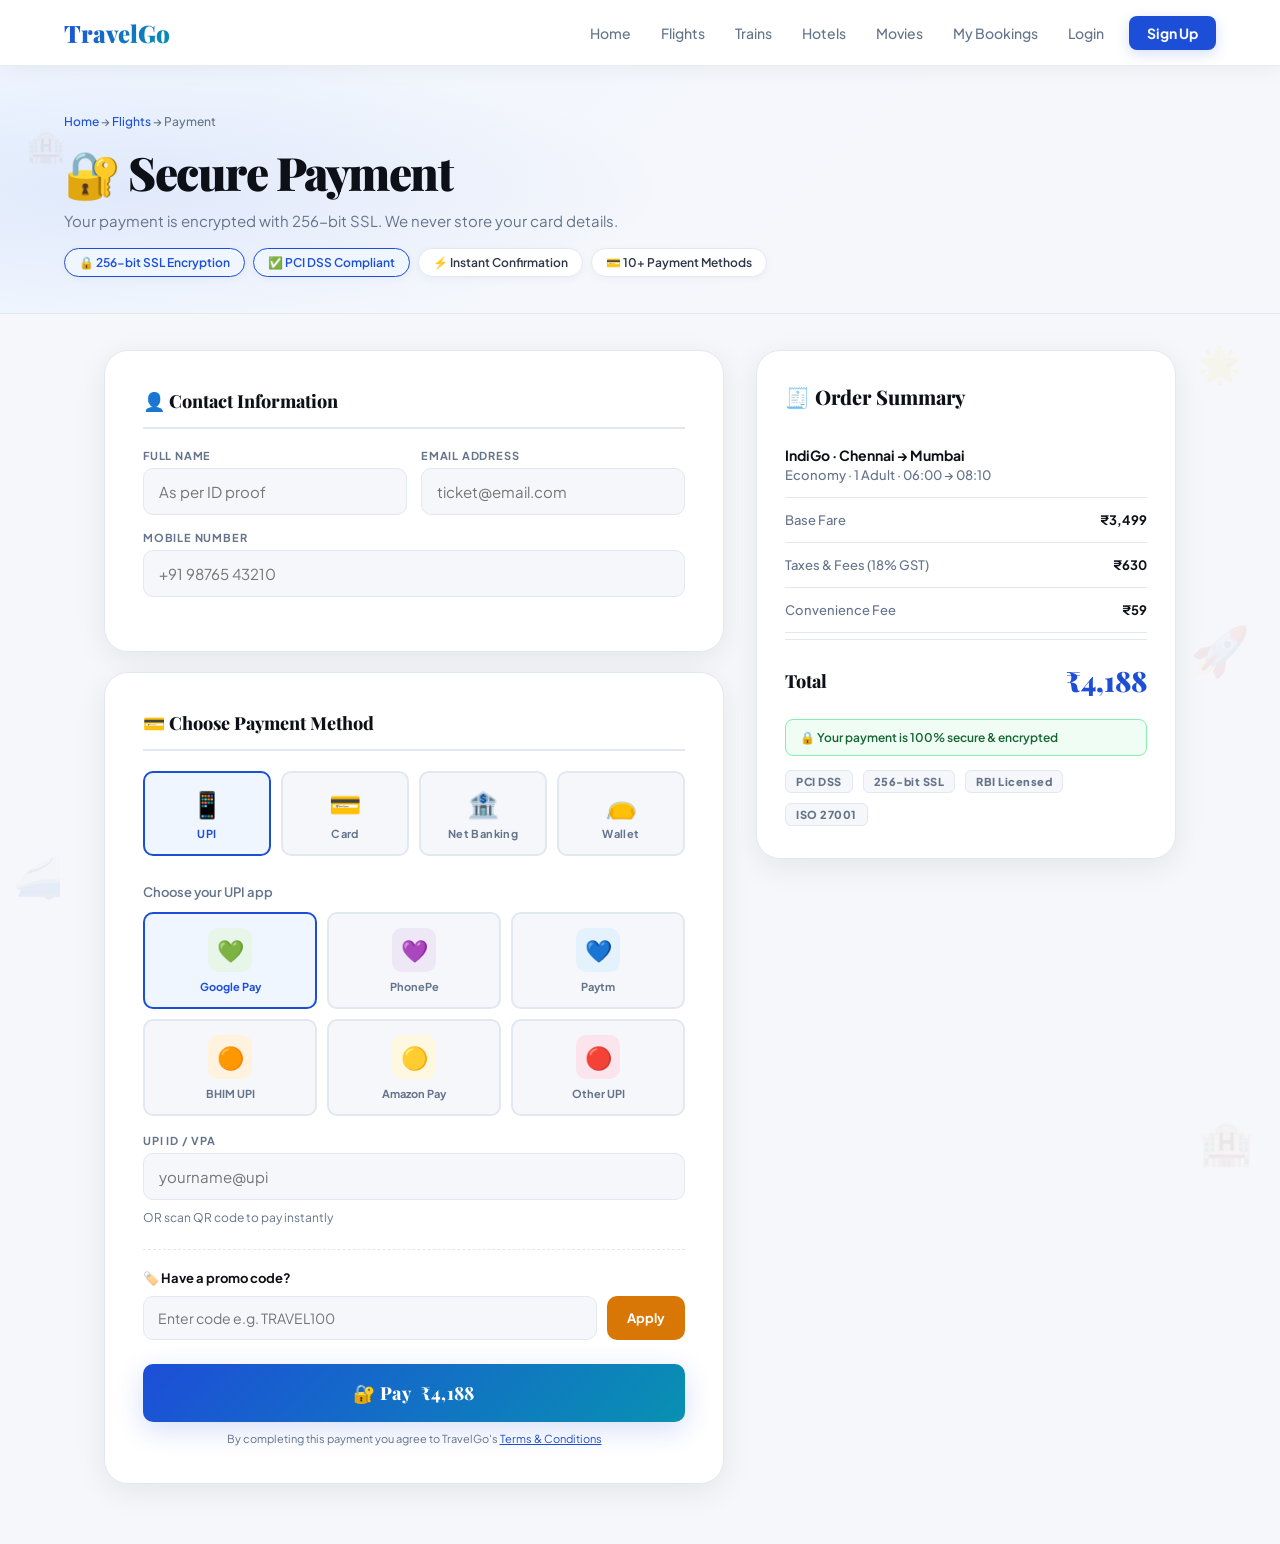
<file: payment.html>
<!DOCTYPE html>
<html lang="en">
<head>
<meta charset="UTF-8">
<meta name="viewport" content="width=device-width, initial-scale=1.0">
<title>TravelGo | Secure Payment</title>
<link rel="preconnect" href="https://fonts.googleapis.com">
<link href="https://fonts.googleapis.com/css2?family=Playfair+Display:wght@700;800;900&family=Plus+Jakarta+Sans:wght@300;400;500;600;700&display=swap" rel="stylesheet">
<link rel="stylesheet" href="animations.css">
<link rel="stylesheet" href="common.css">
<style>
/* ── PAYMENT PAGE ── */
.pay-layout {
  display: grid;
  grid-template-columns: 1fr 420px;
  gap: 32px;
  padding: 36px 5% 60px;
  max-width: 1200px;
  margin: 0 auto;
}

/* ── ORDER SUMMARY (right panel) ── */
.order-summary {
  background: #fff;
  border: 1.5px solid var(--border);
  border-radius: var(--radius-lg);
  padding: 32px 28px;
  box-shadow: var(--shadow);
  position: sticky;
  top: 86px;
  height: fit-content;
}
.summary-title {
  font-family: 'Playfair Display', serif;
  font-size: 20px;
  font-weight: 800;
  margin-bottom: 22px;
  color: var(--text);
  display: flex;
  align-items: center;
  gap: 8px;
}
.summary-item {
  display: flex;
  justify-content: space-between;
  align-items: flex-start;
  padding: 14px 0;
  border-bottom: 1px solid var(--border);
  gap: 12px;
}
.summary-item:last-of-type { border-bottom: none; }
.si-label { font-size: 13px; color: var(--muted); font-weight: 500; }
.si-val { font-size: 13px; color: var(--text); font-weight: 700; text-align: right; }
.summary-divider { height: 1px; background: var(--border); margin: 6px 0; }
.summary-total {
  display: flex;
  justify-content: space-between;
  align-items: center;
  padding-top: 16px;
  margin-top: 4px;
}
.st-label { font-family: 'Playfair Display', serif; font-size: 18px; font-weight: 800; }
.st-val {
  font-family: 'Playfair Display', serif;
  font-size: 28px;
  font-weight: 900;
  color: var(--accent);
}
.secure-badge {
  display: flex;
  align-items: center;
  gap: 8px;
  background: #f0fdf4;
  border: 1px solid #86efac;
  border-radius: 8px;
  padding: 10px 14px;
  margin-top: 20px;
  font-size: 12px;
  color: #166534;
  font-weight: 600;
}
.trust-logos {
  display: flex;
  gap: 10px;
  flex-wrap: wrap;
  margin-top: 14px;
  align-items: center;
}
.trust-logo {
  background: var(--bg);
  border: 1px solid var(--border);
  border-radius: 6px;
  padding: 4px 10px;
  font-size: 11px;
  font-weight: 800;
  color: var(--muted);
  letter-spacing: 0.5px;
}

/* ── PAYMENT FORM (left panel) ── */
.pay-card {
  background: #fff;
  border: 1.5px solid var(--border);
  border-radius: var(--radius-lg);
  padding: 38px;
  box-shadow: var(--shadow);
}
.pay-section-title {
  font-family: 'Playfair Display', serif;
  font-size: 18px;
  font-weight: 800;
  color: var(--text);
  margin-bottom: 20px;
  padding-bottom: 14px;
  border-bottom: 2px solid var(--border);
  display: flex;
  align-items: center;
  gap: 9px;
}

/* ── PAYMENT METHOD TABS ── */
.pay-methods {
  display: grid;
  grid-template-columns: repeat(4, 1fr);
  gap: 10px;
  margin-bottom: 28px;
}
.pay-method-btn {
  display: flex;
  flex-direction: column;
  align-items: center;
  gap: 7px;
  padding: 14px 8px;
  background: var(--bg);
  border: 2px solid var(--border);
  border-radius: var(--radius-sm);
  cursor: pointer;
  transition: all 0.22s;
  font-family: 'Plus Jakarta Sans', sans-serif;
}
.pay-method-btn .pm-icon { font-size: 26px; }
.pay-method-btn .pm-label { font-size: 11px; font-weight: 700; color: var(--muted); letter-spacing: 0.4px; }
.pay-method-btn.active {
  border-color: var(--accent);
  background: var(--accent-light);
}
.pay-method-btn.active .pm-label { color: var(--accent); }
.pay-method-btn:hover:not(.active) { border-color: #a5b4fc; background: #f8f9ff; }

/* ── METHOD PANELS ── */
.method-panel { display: none; }
.method-panel.active { display: block; }

/* UPI */
.upi-options { display: grid; grid-template-columns: repeat(3, 1fr); gap: 10px; margin-bottom: 18px; }
.upi-opt {
  display: flex;
  flex-direction: column;
  align-items: center;
  gap: 8px;
  padding: 14px 10px;
  background: var(--bg);
  border: 2px solid var(--border);
  border-radius: var(--radius-sm);
  cursor: pointer;
  transition: all 0.2s;
  position: relative;
}
.upi-opt.selected { border-color: var(--accent); background: var(--accent-light); }
.upi-opt .upi-logo {
  width: 44px;
  height: 44px;
  border-radius: 10px;
  display: flex;
  align-items: center;
  justify-content: center;
  font-size: 22px;
  font-weight: 900;
}
.upi-opt .upi-name { font-size: 11px; font-weight: 700; color: var(--muted); }
.upi-opt.selected .upi-name { color: var(--accent); }
.upi-id-field { display: none; margin-top: 4px; }
.upi-id-field.show { display: block; }
.upi-qr-box {
  background: var(--bg);
  border: 2px dashed var(--border);
  border-radius: 12px;
  padding: 28px;
  text-align: center;
  margin-top: 14px;
  display: none;
}
.upi-qr-box.show { display: block; }
.qr-img {
  width: 140px;
  height: 140px;
  margin: 0 auto 10px;
  background: #fff;
  border: 1px solid var(--border);
  border-radius: 8px;
  display: grid;
  place-items: center;
  font-size: 13px;
  color: var(--muted);
}
.qr-code-svg { width: 120px; height: 120px; }

/* Card */
.card-preview {
  background: linear-gradient(135deg, #1d4ed8, #0891b2);
  border-radius: 16px;
  padding: 26px 28px;
  color: #fff;
  margin-bottom: 24px;
  position: relative;
  overflow: hidden;
  box-shadow: 0 12px 36px rgba(29,78,216,0.28);
  min-height: 180px;
}
.card-preview::before {
  content: '';
  position: absolute;
  width: 200px;
  height: 200px;
  background: rgba(255,255,255,0.07);
  border-radius: 50%;
  top: -60px;
  right: -50px;
}
.card-preview::after {
  content: '';
  position: absolute;
  width: 150px;
  height: 150px;
  background: rgba(255,255,255,0.05);
  border-radius: 50%;
  bottom: -50px;
  left: -40px;
}
.card-chip { font-size: 28px; margin-bottom: 22px; }
.card-number-display {
  font-family: 'Playfair Display', serif;
  font-size: 22px;
  letter-spacing: 4px;
  margin-bottom: 18px;
  font-weight: 700;
}
.card-bottom { display: flex; justify-content: space-between; align-items: flex-end; }
.card-holder-label, .card-exp-label { font-size: 9px; text-transform: uppercase; letter-spacing: 1.5px; opacity: 0.65; margin-bottom: 3px; }
.card-holder-val, .card-exp-val { font-size: 14px; font-weight: 700; }
.card-brand { font-size: 32px; }

.card-type-toggle {
  display: flex;
  gap: 8px;
  margin-bottom: 20px;
}
.card-type-btn {
  flex: 1;
  padding: 9px;
  background: var(--bg);
  border: 2px solid var(--border);
  border-radius: 8px;
  font-family: 'Plus Jakarta Sans', sans-serif;
  font-size: 13px;
  font-weight: 700;
  color: var(--muted);
  cursor: pointer;
  transition: all 0.2s;
  display: flex;
  align-items: center;
  justify-content: center;
  gap: 6px;
}
.card-type-btn.active { border-color: var(--accent); background: var(--accent-light); color: var(--accent); }

/* Net Banking */
.bank-grid { display: grid; grid-template-columns: repeat(3, 1fr); gap: 10px; margin-bottom: 16px; }
.bank-opt {
  display: flex;
  flex-direction: column;
  align-items: center;
  gap: 8px;
  padding: 14px 6px;
  background: var(--bg);
  border: 2px solid var(--border);
  border-radius: var(--radius-sm);
  cursor: pointer;
  transition: all 0.2s;
}
.bank-opt.selected { border-color: var(--accent); background: var(--accent-light); }
.bank-logo { font-size: 24px; }
.bank-name { font-size: 10px; font-weight: 700; color: var(--muted); text-align: center; }
.bank-opt.selected .bank-name { color: var(--accent); }
.other-bank-select {
  padding: 11px 14px;
  background: var(--bg);
  border: 1.5px solid var(--border);
  border-radius: var(--radius-sm);
  color: var(--text);
  font-family: 'Plus Jakarta Sans', sans-serif;
  font-size: 14px;
  width: 100%;
  margin-bottom: 8px;
}

/* Wallet */
.wallet-grid { display: grid; grid-template-columns: repeat(3, 1fr); gap: 10px; margin-bottom: 16px; }
.wallet-opt {
  display: flex;
  flex-direction: column;
  align-items: center;
  gap: 8px;
  padding: 18px 10px;
  background: var(--bg);
  border: 2px solid var(--border);
  border-radius: var(--radius-sm);
  cursor: pointer;
  transition: all 0.2s;
}
.wallet-opt.selected { border-color: var(--accent); background: var(--accent-light); }
.wallet-logo { font-size: 28px; }
.wallet-name { font-size: 11px; font-weight: 700; color: var(--muted); }
.wallet-opt.selected .wallet-name { color: var(--accent); }

/* ── SHARED FIELD OVERRIDES IN PAYMENT ── */
.pay-field { display: flex; flex-direction: column; gap: 6px; margin-bottom: 16px; }
.pay-field label {
  font-size: 11px;
  font-weight: 700;
  color: var(--muted);
  letter-spacing: 0.8px;
  text-transform: uppercase;
}
.pay-field input, .pay-field select {
  padding: 13px 15px;
  background: var(--bg);
  border: 1.5px solid var(--border);
  border-radius: var(--radius-sm);
  color: var(--text);
  font-family: 'Plus Jakarta Sans', sans-serif;
  font-size: 15px;
  transition: all 0.25s;
  outline: none;
}
.pay-field input:focus {
  border-color: var(--accent);
  background: #fff;
  box-shadow: 0 0 0 3px rgba(29,78,216,0.08);
}
.pay-row { display: grid; grid-template-columns: 1fr 1fr; gap: 14px; }
.pay-row-3 { display: grid; grid-template-columns: 2fr 1fr 1fr; gap: 14px; }

/* ── PROMO CODE ── */
.promo-row {
  display: flex;
  gap: 10px;
  margin-bottom: 24px;
}
.promo-input {
  flex: 1;
  padding: 12px 14px;
  background: var(--bg);
  border: 1.5px solid var(--border);
  border-radius: var(--radius-sm);
  color: var(--text);
  font-family: 'Plus Jakarta Sans', sans-serif;
  font-size: 14px;
  outline: none;
}
.promo-input:focus { border-color: var(--gold); box-shadow: 0 0 0 3px rgba(217,119,6,0.09); }
.promo-btn {
  padding: 12px 20px;
  background: var(--gold);
  color: #fff;
  border: none;
  border-radius: var(--radius-sm);
  font-family: 'Plus Jakarta Sans', sans-serif;
  font-weight: 700;
  font-size: 13px;
  cursor: pointer;
  white-space: nowrap;
}
.promo-btn:hover { background: #b45309; }
.promo-success {
  display: none;
  background: #f0fdf4;
  border: 1px solid #86efac;
  border-radius: 8px;
  padding: 10px 14px;
  font-size: 13px;
  color: #166534;
  font-weight: 600;
  margin-bottom: 14px;
}

/* ── PAY NOW BUTTON ── */
.pay-now-btn {
  width: 100%;
  padding: 17px;
  background: linear-gradient(135deg, var(--accent), #0891b2);
  color: #fff;
  border: none;
  border-radius: var(--radius-sm);
  font-family: 'Playfair Display', serif;
  font-size: 18px;
  font-weight: 800;
  cursor: pointer;
  letter-spacing: 0.3px;
  box-shadow: 0 8px 28px var(--accent-glow);
  transition: all 0.3s;
  display: flex;
  align-items: center;
  justify-content: center;
  gap: 10px;
  margin-top: 8px;
}
.pay-now-btn:hover { box-shadow: 0 14px 40px var(--accent-glow); transform: translateY(-1px); }
.pay-now-btn:active { transform: translateY(0); }

/* ── PROCESSING OVERLAY ── */
#processingOverlay {
  position: fixed;
  inset: 0;
  background: rgba(0,0,0,0.6);
  backdrop-filter: blur(8px);
  z-index: 9999;
  display: none;
  align-items: center;
  justify-content: center;
}
#processingOverlay.show { display: flex; }
.processing-card {
  background: #fff;
  border-radius: var(--radius-lg);
  padding: 52px 48px;
  text-align: center;
  max-width: 380px;
  width: 92%;
  box-shadow: 0 40px 100px rgba(0,0,0,0.3);
}
.processing-icon { font-size: 56px; margin-bottom: 14px; }
.processing-title {
  font-family: 'Playfair Display', serif;
  font-size: 26px;
  font-weight: 800;
  margin-bottom: 8px;
  color: var(--text);
}
.processing-sub { font-size: 14px; color: var(--muted); line-height: 1.6; }
.spinner {
  width: 48px;
  height: 48px;
  border: 4px solid var(--accent-light);
  border-top-color: var(--accent);
  border-radius: 50%;
  animation: spin 0.8s linear infinite;
  margin: 20px auto 0;
}
@keyframes spin { to { transform: rotate(360deg); } }

/* ── SUCCESS CARD ── */
.success-screen {
  position: fixed;
  inset: 0;
  background: linear-gradient(135deg, #eff6ff, #f0fdf4);
  z-index: 10000;
  display: none;
  align-items: center;
  justify-content: center;
}
.success-screen.show { display: flex; }
.success-card {
  background: #fff;
  border-radius: var(--radius-lg);
  padding: 56px 48px;
  text-align: center;
  max-width: 460px;
  width: 92%;
  box-shadow: 0 40px 100px rgba(0,0,0,0.12);
  border: 1.5px solid var(--border);
}
.success-tick {
  width: 80px;
  height: 80px;
  background: #dcfce7;
  border-radius: 50%;
  display: flex;
  align-items: center;
  justify-content: center;
  font-size: 38px;
  margin: 0 auto 22px;
  animation: popIn 0.5s cubic-bezier(0.34,1.56,0.64,1);
}
@keyframes popIn { from { transform: scale(0); opacity: 0; } to { transform: scale(1); opacity: 1; } }
.success-title {
  font-family: 'Playfair Display', serif;
  font-size: 30px;
  font-weight: 900;
  color: var(--text);
  margin-bottom: 10px;
}
.success-sub { font-size: 14px; color: var(--muted); line-height: 1.7; margin-bottom: 28px; }
.booking-ref {
  background: var(--bg);
  border: 1.5px dashed var(--border);
  border-radius: 10px;
  padding: 16px 20px;
  margin-bottom: 28px;
}
.ref-label { font-size: 11px; color: var(--muted); font-weight: 700; letter-spacing: 1px; text-transform: uppercase; margin-bottom: 5px; }
.ref-val { font-family: 'Playfair Display', serif; font-size: 22px; font-weight: 800; color: var(--accent); }
.success-btns { display: flex; gap: 12px; }
.success-btn-primary {
  flex: 1;
  padding: 13px;
  background: var(--accent);
  color: #fff;
  border: none;
  border-radius: var(--radius-sm);
  font-family: 'Plus Jakarta Sans', sans-serif;
  font-weight: 700;
  font-size: 14px;
  cursor: pointer;
  box-shadow: 0 4px 14px var(--accent-glow);
}
.success-btn-secondary {
  flex: 1;
  padding: 13px;
  background: #fff;
  color: var(--accent);
  border: 1.5px solid var(--accent);
  border-radius: var(--radius-sm);
  font-family: 'Plus Jakarta Sans', sans-serif;
  font-weight: 700;
  font-size: 14px;
  cursor: pointer;
}

/* ── RESPONSIVE ── */
@media(max-width:900px){
  .pay-layout { grid-template-columns: 1fr; }
  .order-summary { position: static; }
}
@media(max-width:600px){
  .pay-methods { grid-template-columns: repeat(2,1fr); }
  .upi-options { grid-template-columns: repeat(2,1fr); }
  .bank-grid { grid-template-columns: repeat(2,1fr); }
  .wallet-grid { grid-template-columns: repeat(2,1fr); }
  .pay-row-3 { grid-template-columns: 1fr; }
  .pay-card { padding: 22px 16px; }
}
</style>
</head>
<body>

<nav class="navbar">
  <a href="index.html" class="logo">TravelGo</a>
  <div class="nav-links">
    <a href="index.html">Home</a>
    <a href="flight.html">Flights</a>
    <a href="train.html">Trains</a>
    <a href="hotel.html">Hotels</a>
    <a href="movie.html">Movies</a>
    <a href="mybookings.html">My Bookings</a>
    <a href="login.html">Login</a>
    <a href="signup.html" class="nav-cta">Sign Up</a>
  </div>
</nav>

<div class="page-hero">
  <div class="breadcrumb"><a href="index.html">Home</a> → <a id="breadcrumbBack" href="#">Booking</a> → Payment</div>
  <h1>🔐 Secure Payment</h1>
  <p>Your payment is encrypted with 256-bit SSL. We never store your card details.</p>
  <div class="feature-badges">
    <div class="fbadge new">🔒 256-bit SSL Encryption</div>
    <div class="fbadge new">✅ PCI DSS Compliant</div>
    <div class="fbadge">⚡ Instant Confirmation</div>
    <div class="fbadge">💳 10+ Payment Methods</div>
  </div>
</div>

<div class="pay-layout">
  <!-- LEFT: Payment Form -->
  <div>
    <!-- Contact Details -->
    <div class="pay-card" style="margin-bottom:20px;">
      <div class="pay-section-title">👤 Contact Information</div>
      <div class="pay-row">
        <div class="pay-field">
          <label>Full Name</label>
          <input type="text" id="contactName" placeholder="As per ID proof" autocomplete="name">
        </div>
        <div class="pay-field">
          <label>Email Address</label>
          <input type="email" id="contactEmail" placeholder="ticket@email.com" autocomplete="email">
        </div>
      </div>
      <div class="pay-field">
        <label>Mobile Number</label>
        <input type="tel" id="contactPhone" placeholder="+91 98765 43210" autocomplete="tel" maxlength="15">
      </div>
    </div>

    <!-- Payment Method -->
    <div class="pay-card">
      <div class="pay-section-title">💳 Choose Payment Method</div>

      <div class="pay-methods">
        <button class="pay-method-btn active" onclick="switchMethod('upi',this)">
          <span class="pm-icon">📱</span>
          <span class="pm-label">UPI</span>
        </button>
        <button class="pay-method-btn" onclick="switchMethod('card',this)">
          <span class="pm-icon">💳</span>
          <span class="pm-label">Card</span>
        </button>
        <button class="pay-method-btn" onclick="switchMethod('netbanking',this)">
          <span class="pm-icon">🏦</span>
          <span class="pm-label">Net Banking</span>
        </button>
        <button class="pay-method-btn" onclick="switchMethod('wallet',this)">
          <span class="pm-icon">👝</span>
          <span class="pm-label">Wallet</span>
        </button>
      </div>

      <!-- UPI PANEL -->
      <div class="method-panel active" id="panel-upi">
        <div style="font-size:13px;color:var(--muted);font-weight:600;margin-bottom:12px;">Choose your UPI app</div>
        <div class="upi-options">
          <div class="upi-opt selected" onclick="selectUPI(this,'gpay')">
            <div class="upi-logo" style="background:#e8f5e9;">💚</div>
            <div class="upi-name">Google Pay</div>
          </div>
          <div class="upi-opt" onclick="selectUPI(this,'phonepe')">
            <div class="upi-logo" style="background:#ede7f6;">💜</div>
            <div class="upi-name">PhonePe</div>
          </div>
          <div class="upi-opt" onclick="selectUPI(this,'paytm')">
            <div class="upi-logo" style="background:#e3f2fd;">💙</div>
            <div class="upi-name">Paytm</div>
          </div>
          <div class="upi-opt" onclick="selectUPI(this,'bhim')">
            <div class="upi-logo" style="background:#fff3e0;">🟠</div>
            <div class="upi-name">BHIM UPI</div>
          </div>
          <div class="upi-opt" onclick="selectUPI(this,'amazonpay')">
            <div class="upi-logo" style="background:#fff8e1;">🟡</div>
            <div class="upi-name">Amazon Pay</div>
          </div>
          <div class="upi-opt" onclick="selectUPI(this,'other')">
            <div class="upi-logo" style="background:#fce4ec;">🔴</div>
            <div class="upi-name">Other UPI</div>
          </div>
        </div>

        <div class="upi-id-field show" id="upiIdField">
          <div class="pay-field" style="margin-bottom:10px;">
            <label>UPI ID / VPA</label>
            <input type="text" id="upiId" placeholder="yourname@upi" autocomplete="off">
          </div>
          <div style="font-size:12px;color:var(--muted);">OR scan QR code to pay instantly</div>
        </div>

        <div class="upi-qr-box" id="upiQR">
          <div class="qr-img">
            <!-- Simple QR pattern SVG -->
            <svg class="qr-code-svg" viewBox="0 0 120 120" xmlns="http://www.w3.org/2000/svg">
              <!-- QR border squares -->
              <rect x="5" y="5" width="32" height="32" fill="none" stroke="#000" stroke-width="4"/>
              <rect x="11" y="11" width="20" height="20" fill="#000"/>
              <rect x="83" y="5" width="32" height="32" fill="none" stroke="#000" stroke-width="4"/>
              <rect x="89" y="11" width="20" height="20" fill="#000"/>
              <rect x="5" y="83" width="32" height="32" fill="none" stroke="#000" stroke-width="4"/>
              <rect x="11" y="89" width="20" height="20" fill="#000"/>
              <!-- data modules -->
              <rect x="45" y="5" width="6" height="6" fill="#000"/>
              <rect x="55" y="5" width="6" height="6" fill="#000"/>
              <rect x="65" y="5" width="6" height="6" fill="#000"/>
              <rect x="45" y="15" width="6" height="6" fill="#000"/>
              <rect x="65" y="15" width="6" height="6" fill="#000"/>
              <rect x="45" y="25" width="6" height="6" fill="#000"/>
              <rect x="55" y="25" width="6" height="6" fill="#000"/>
              <rect x="5" y="45" width="6" height="6" fill="#000"/>
              <rect x="15" y="45" width="6" height="6" fill="#000"/>
              <rect x="25" y="45" width="6" height="6" fill="#000"/>
              <rect x="45" y="45" width="6" height="6" fill="#000"/>
              <rect x="55" y="45" width="6" height="6" fill="#000"/>
              <rect x="65" y="45" width="6" height="6" fill="#000"/>
              <rect x="75" y="45" width="6" height="6" fill="#000"/>
              <rect x="85" y="45" width="6" height="6" fill="#000"/>
              <rect x="95" y="45" width="6" height="6" fill="#000"/>
              <rect x="109" y="45" width="6" height="6" fill="#000"/>
              <rect x="5" y="55" width="6" height="6" fill="#000"/>
              <rect x="25" y="55" width="6" height="6" fill="#000"/>
              <rect x="45" y="55" width="6" height="6" fill="#000"/>
              <rect x="65" y="55" width="6" height="6" fill="#000"/>
              <rect x="85" y="55" width="6" height="6" fill="#000"/>
              <rect x="109" y="55" width="6" height="6" fill="#000"/>
              <rect x="5" y="65" width="6" height="6" fill="#000"/>
              <rect x="15" y="65" width="6" height="6" fill="#000"/>
              <rect x="35" y="65" width="6" height="6" fill="#000"/>
              <rect x="55" y="65" width="6" height="6" fill="#000"/>
              <rect x="75" y="65" width="6" height="6" fill="#000"/>
              <rect x="95" y="65" width="6" height="6" fill="#000"/>
              <rect x="109" y="65" width="6" height="6" fill="#000"/>
              <rect x="45" y="75" width="6" height="6" fill="#000"/>
              <rect x="55" y="75" width="6" height="6" fill="#000"/>
              <rect x="65" y="75" width="6" height="6" fill="#000"/>
              <rect x="85" y="75" width="6" height="6" fill="#000"/>
              <rect x="45" y="85" width="6" height="6" fill="#000"/>
              <rect x="65" y="85" width="6" height="6" fill="#000"/>
              <rect x="85" y="85" width="6" height="6" fill="#000"/>
              <rect x="95" y="85" width="6" height="6" fill="#000"/>
              <rect x="109" y="85" width="6" height="6" fill="#000"/>
              <rect x="45" y="95" width="6" height="6" fill="#000"/>
              <rect x="55" y="95" width="6" height="6" fill="#000"/>
              <rect x="75" y="95" width="6" height="6" fill="#000"/>
              <rect x="109" y="95" width="6" height="6" fill="#000"/>
              <rect x="45" y="109" width="6" height="6" fill="#000"/>
              <rect x="65" y="109" width="6" height="6" fill="#000"/>
              <rect x="85" y="109" width="6" height="6" fill="#000"/>
              <rect x="95" y="109" width="6" height="6" fill="#000"/>
            </svg>
          </div>
          <div style="font-size:12px;color:var(--muted);line-height:1.6;">Scan with any UPI app<br><strong style="color:var(--text);">travelgo@upi</strong></div>
        </div>
      </div>

      <!-- CARD PANEL -->
      <div class="method-panel" id="panel-card">
        <div class="card-type-toggle">
          <button class="card-type-btn active" onclick="setCardType(this,'credit')">💳 Credit Card</button>
          <button class="card-type-btn" onclick="setCardType(this,'debit')">🏧 Debit Card</button>
        </div>

        <!-- Card preview -->
        <div class="card-preview" id="cardPreview">
          <div class="card-chip">💳</div>
          <div class="card-number-display" id="previewNumber">•••• •••• •••• ••••</div>
          <div class="card-bottom">
            <div>
              <div class="card-holder-label">Card Holder</div>
              <div class="card-holder-val" id="previewName">YOUR NAME</div>
            </div>
            <div>
              <div class="card-exp-label">Expires</div>
              <div class="card-exp-val" id="previewExp">MM/YY</div>
            </div>
            <div class="card-brand" id="cardBrand">💳</div>
          </div>
        </div>

        <div class="pay-field">
          <label>Card Number</label>
          <input type="text" id="cardNumber" placeholder="1234 5678 9012 3456" maxlength="19"
            oninput="formatCardNumber(this)" autocomplete="cc-number">
        </div>
        <div class="pay-field">
          <label>Name on Card</label>
          <input type="text" id="cardName" placeholder="As printed on card"
            oninput="document.getElementById('previewName').textContent=this.value.toUpperCase()||'YOUR NAME'" autocomplete="cc-name">
        </div>
        <div class="pay-row-3">
          <div class="pay-field" style="margin-bottom:0;">
            <label>Expiry Month</label>
            <select id="cardMonth" onchange="updateExpPreview()" autocomplete="cc-exp-month">
              <option value="">Month</option>
              <option>01</option><option>02</option><option>03</option><option>04</option>
              <option>05</option><option>06</option><option>07</option><option>08</option>
              <option>09</option><option>10</option><option>11</option><option>12</option>
            </select>
          </div>
          <div class="pay-field" style="margin-bottom:0;">
            <label>Expiry Year</label>
            <select id="cardYear" onchange="updateExpPreview()" autocomplete="cc-exp-year">
              <option value="">Year</option>
              <option>2026</option><option>2027</option><option>2028</option><option>2029</option>
              <option>2030</option><option>2031</option><option>2032</option>
            </select>
          </div>
          <div class="pay-field" style="margin-bottom:0;">
            <label>CVV / CVC</label>
            <input type="password" id="cardCVV" placeholder="•••" maxlength="4" autocomplete="cc-csc"
              style="letter-spacing:4px;">
          </div>
        </div>
        <div style="margin-top:12px;display:flex;align-items:center;gap:8px;font-size:12px;color:var(--muted);">
          <span>🔒</span> Your card details are encrypted and never stored.
        </div>

        <!-- Accepted cards -->
        <div style="display:flex;gap:8px;flex-wrap:wrap;margin-top:16px;align-items:center;">
          <span style="font-size:11px;color:var(--muted);font-weight:700;margin-right:4px;">ACCEPTED:</span>
          <div class="trust-logo" style="background:#1a1f71;color:#fff;font-size:13px;padding:5px 12px;">VISA</div>
          <div class="trust-logo" style="background:#eb001b;color:#fff;border:none;font-size:12px;">MC</div>
          <div class="trust-logo" style="background:#2e77bc;color:#fff;border:none;">AMEX</div>
          <div class="trust-logo" style="background:#f47216;color:#fff;border:none;">DISCOVER</div>
          <div class="trust-logo">RuPay</div>
          <div class="trust-logo">Maestro</div>
        </div>
      </div>

      <!-- NET BANKING PANEL -->
      <div class="method-panel" id="panel-netbanking">
        <div style="font-size:13px;color:var(--muted);font-weight:600;margin-bottom:12px;">Popular Banks</div>
        <div class="bank-grid">
          <div class="bank-opt" onclick="selectBank(this)">
            <div class="bank-logo">🏛️</div>
            <div class="bank-name">SBI</div>
          </div>
          <div class="bank-opt" onclick="selectBank(this)">
            <div class="bank-logo">🔵</div>
            <div class="bank-name">HDFC Bank</div>
          </div>
          <div class="bank-opt" onclick="selectBank(this)">
            <div class="bank-logo">🟠</div>
            <div class="bank-name">ICICI Bank</div>
          </div>
          <div class="bank-opt" onclick="selectBank(this)">
            <div class="bank-logo">🟢</div>
            <div class="bank-name">Axis Bank</div>
          </div>
          <div class="bank-opt" onclick="selectBank(this)">
            <div class="bank-logo">🔴</div>
            <div class="bank-name">Kotak Bank</div>
          </div>
          <div class="bank-opt" onclick="selectBank(this)">
            <div class="bank-logo">💛</div>
            <div class="bank-name">PNB</div>
          </div>
        </div>
        <select class="other-bank-select" onchange="selectOtherBank(this)">
          <option value="">— Select other bank —</option>
          <option>Bank of Baroda</option>
          <option>Canara Bank</option>
          <option>Union Bank</option>
          <option>Bank of India</option>
          <option>IndusInd Bank</option>
          <option>Yes Bank</option>
          <option>Federal Bank</option>
          <option>IDFC First Bank</option>
          <option>UCO Bank</option>
          <option>Karnataka Bank</option>
        </select>
      </div>

      <!-- WALLET PANEL -->
      <div class="method-panel" id="panel-wallet">
        <div style="font-size:13px;color:var(--muted);font-weight:600;margin-bottom:12px;">Choose Wallet</div>
        <div class="wallet-grid">
          <div class="wallet-opt" onclick="selectWallet(this)">
            <div class="wallet-logo">💙</div>
            <div class="wallet-name">Paytm Wallet</div>
          </div>
          <div class="wallet-opt" onclick="selectWallet(this)">
            <div class="wallet-logo">🟡</div>
            <div class="wallet-name">Amazon Pay</div>
          </div>
          <div class="wallet-opt" onclick="selectWallet(this)">
            <div class="wallet-logo">🟠</div>
            <div class="wallet-name">Mobikwik</div>
          </div>
          <div class="wallet-opt" onclick="selectWallet(this)">
            <div class="wallet-logo">🟢</div>
            <div class="wallet-name">Freecharge</div>
          </div>
          <div class="wallet-opt" onclick="selectWallet(this)">
            <div class="wallet-logo">🔵</div>
            <div class="wallet-name">Jio Money</div>
          </div>
          <div class="wallet-opt" onclick="selectWallet(this)">
            <div class="wallet-logo">🔴</div>
            <div class="wallet-name">Airtel Money</div>
          </div>
        </div>
        <div class="pay-field" style="margin-top:4px;">
          <label>Registered Mobile Number</label>
          <input type="tel" id="walletPhone" placeholder="+91 98765 43210" maxlength="15">
        </div>
      </div>

      <!-- PROMO CODE -->
      <div style="margin-top:24px;padding-top:20px;border-top:1.5px dashed var(--border);">
        <div style="font-size:13px;font-weight:700;color:var(--text);margin-bottom:10px;">🏷️ Have a promo code?</div>
        <div class="promo-row">
          <input type="text" class="promo-input" id="promoCode" placeholder="Enter code e.g. TRAVEL100">
          <button class="promo-btn" onclick="applyPromo()">Apply</button>
        </div>
        <div class="promo-success" id="promoSuccess">✅ Promo code applied! You saved <span id="promoSaved"></span></div>
      </div>

      <!-- PAY NOW -->
      <button class="pay-now-btn" onclick="processPayment()">
        🔐 Pay <span id="payBtnAmt">Now</span>
      </button>
      <div style="text-align:center;font-size:11px;color:var(--muted);margin-top:10px;">
        By completing this payment you agree to TravelGo's <a href="#" style="color:var(--accent);">Terms & Conditions</a>
      </div>
    </div>
  </div>

  <!-- RIGHT: Order Summary -->
  <div class="order-summary">
    <div class="summary-title">🧾 Order Summary</div>

    <div class="summary-item">
      <div>
        <div style="font-size:14px;font-weight:700;color:var(--text);margin-bottom:3px;" id="sumBookingTitle">Your Booking</div>
        <div class="si-label" id="sumBookingDetail">—</div>
      </div>
    </div>

    <div class="summary-item">
      <div class="si-label">Base Fare</div>
      <div class="si-val" id="sumBase">₹0</div>
    </div>
    <div class="summary-item">
      <div class="si-label">Taxes & Fees (18% GST)</div>
      <div class="si-val" id="sumTax">₹0</div>
    </div>
    <div class="summary-item">
      <div class="si-label">Convenience Fee</div>
      <div class="si-val" id="sumFee">₹59</div>
    </div>
    <div class="summary-item" id="sumDiscountRow" style="display:none;">
      <div class="si-label" style="color:var(--green);">🏷️ Promo Discount</div>
      <div class="si-val" style="color:var(--green);" id="sumDiscount">–₹0</div>
    </div>

    <div class="summary-divider"></div>
    <div class="summary-total">
      <div class="st-label">Total</div>
      <div class="st-val" id="sumTotal">₹0</div>
    </div>

    <div class="secure-badge">
      🔒 Your payment is 100% secure & encrypted
    </div>

    <div class="trust-logos">
      <div class="trust-logo">PCI DSS</div>
      <div class="trust-logo">256-bit SSL</div>
      <div class="trust-logo">RBI Licensed</div>
      <div class="trust-logo">ISO 27001</div>
    </div>
  </div>
</div>

<!-- Processing Overlay -->
<div id="processingOverlay">
  <div class="processing-card">
    <div class="processing-icon" id="processingIcon">⏳</div>
    <div class="processing-title" id="processingTitle">Processing Payment</div>
    <div class="processing-sub" id="processingSub">Please wait while we securely process your payment. Do not close this window.</div>
    <div class="spinner" id="processingSpinner"></div>
  </div>
</div>

<!-- Success Screen -->
<div id="successScreen" class="success-screen">
  <div class="success-card">
    <div class="success-tick">✅</div>
    <div class="success-title">Payment Successful!</div>
    <div class="success-sub">Your booking is confirmed. E-ticket and invoice have been sent to your email.</div>
    <div class="booking-ref">
      <div class="ref-label">Booking Reference</div>
      <div class="ref-val" id="bookingRef">TG-2026-XXXXXX</div>
    </div>
    <div class="success-btns">
      <button class="success-btn-primary" onclick="window.location.href='mybookings.html'">View Bookings</button>
      <button class="success-btn-secondary" onclick="window.location.href='index.html'">Back to Home</button>
    </div>
  </div>
</div>

<script>
// ── READ BOOKING DATA FROM URL / LOCALSTORAGE ──
const params = new URLSearchParams(window.location.search);
let bookingData = null;

// Try URL params first, then localStorage pending booking
try {
  const raw = params.get('data');
  if (raw) bookingData = JSON.parse(decodeURIComponent(raw));
} catch(e) {}

if (!bookingData) {
  try {
    const pending = localStorage.getItem('travelgo_pending_payment');
    if (pending) bookingData = JSON.parse(pending);
  } catch(e) {}
}

if (!bookingData) {
  // Fallback demo data
  bookingData = {
    type: 'flight',
    title: 'IndiGo · Chennai → Mumbai',
    detail: 'Economy · 1 Adult · 06:00 → 08:10',
    price: '₹3,499',
    priceNum: 3499
  };
}

// ── POPULATE SUMMARY ──
function populateSummary() {
  const base = bookingData.priceNum || 0;
  const tax = Math.round(base * 0.18);
  const fee = 59;
  const total = base + tax + fee;

  document.getElementById('sumBookingTitle').textContent = bookingData.title || 'Your Booking';
  document.getElementById('sumBookingDetail').textContent = bookingData.detail || (bookingData.route || bookingData.hotelName || '');
  document.getElementById('sumBase').textContent = '₹' + base.toLocaleString('en-IN');
  document.getElementById('sumTax').textContent = '₹' + tax.toLocaleString('en-IN');
  document.getElementById('sumTotal').textContent = '₹' + total.toLocaleString('en-IN');
  document.getElementById('payBtnAmt').textContent = '₹' + total.toLocaleString('en-IN');

  // Breadcrumb
  const typeMap = { flight: 'Flights', hotel: 'Hotels', train: 'Trains', movie: 'Movies' };
  const backHref = (bookingData.type || '') + '.html';
  document.getElementById('breadcrumbBack').href = backHref;
  document.getElementById('breadcrumbBack').textContent = typeMap[bookingData.type] || 'Booking';
}

populateSummary();

// ── PAYMENT METHOD SWITCHING ──
let currentMethod = 'upi';
function switchMethod(method, btn) {
  document.querySelectorAll('.pay-method-btn').forEach(b => b.classList.remove('active'));
  btn.classList.add('active');
  document.querySelectorAll('.method-panel').forEach(p => p.classList.remove('active'));
  document.getElementById('panel-' + method).classList.add('active');
  currentMethod = method;
}

// ── UPI ──
let selectedUPIApp = 'gpay';
function selectUPI(el, app) {
  document.querySelectorAll('.upi-opt').forEach(o => o.classList.remove('selected'));
  el.classList.add('selected');
  selectedUPIApp = app;
  document.getElementById('upiIdField').className = 'upi-id-field ' + (app !== 'qr' ? 'show' : '');
  document.getElementById('upiQR').className = 'upi-qr-box' + (app === 'qr' ? ' show' : '');
}

// ── CARD ──
let cardType = 'credit';
function setCardType(btn, type) {
  document.querySelectorAll('.card-type-btn').forEach(b => b.classList.remove('active'));
  btn.classList.add('active');
  cardType = type;
}

function formatCardNumber(input) {
  let val = input.value.replace(/\D/g, '').substring(0, 16);
  val = val.replace(/(.{4})/g, '$1 ').trim();
  input.value = val;
  // Update preview
  const preview = val.padEnd(19, '•').replace(/[0-9]/g, d => d).substring(0, 19);
  document.getElementById('previewNumber').textContent = val || '•••• •••• •••• ••••';
  // Detect brand
  const raw = val.replace(/\s/g, '');
  const brand = document.getElementById('cardBrand');
  if (raw.startsWith('4')) brand.textContent = '🔵 VISA';
  else if (/^5[1-5]/.test(raw)) brand.textContent = '🔴 MC';
  else if (/^3[47]/.test(raw)) brand.textContent = '🟢 AMEX';
  else if (raw.startsWith('6')) brand.textContent = '🟠 RUPAY';
  else brand.textContent = '💳';
}

function updateExpPreview() {
  const m = document.getElementById('cardMonth').value;
  const y = (document.getElementById('cardYear').value || 'YYYY').slice(2);
  document.getElementById('previewExp').textContent = (m || 'MM') + '/' + y;
}

// ── NET BANKING ──
function selectBank(el) {
  document.querySelectorAll('.bank-opt').forEach(o => o.classList.remove('selected'));
  el.classList.add('selected');
  document.querySelector('.other-bank-select').value = '';
}
function selectOtherBank(sel) {
  if (sel.value) document.querySelectorAll('.bank-opt').forEach(o => o.classList.remove('selected'));
}

// ── WALLET ──
function selectWallet(el) {
  document.querySelectorAll('.wallet-opt').forEach(o => o.classList.remove('selected'));
  el.classList.add('selected');
}

// ── PROMO CODE ──
const PROMOS = { 'TRAVEL100': 100, 'TRAVELGO10': 10, 'NEWUSER': 200, 'FIRSTBOOK': 150 };
let promoDiscount = 0;
function applyPromo() {
  const code = document.getElementById('promoCode').value.trim().toUpperCase();
  if (!code) { alert('Please enter a promo code.'); return; }
  if (PROMOS[code]) {
    const disc = PROMOS[code];
    const base = bookingData.priceNum || 0;
    // Percentage vs flat
    const discAmt = disc <= 20 ? Math.round(base * disc / 100) : disc;
    promoDiscount = discAmt;
    document.getElementById('promoSaved').textContent = '₹' + discAmt.toLocaleString('en-IN');
    document.getElementById('promoSuccess').style.display = 'block';
    document.getElementById('sumDiscountRow').style.display = 'flex';
    document.getElementById('sumDiscount').textContent = '–₹' + discAmt.toLocaleString('en-IN');
    // Recalculate total
    const base2 = base;
    const tax = Math.round(base2 * 0.18);
    const fee = 59;
    const total = Math.max(0, base2 + tax + fee - discAmt);
    document.getElementById('sumTotal').textContent = '₹' + total.toLocaleString('en-IN');
    document.getElementById('payBtnAmt').textContent = '₹' + total.toLocaleString('en-IN');
  } else {
    alert('❌ Invalid promo code. Try: TRAVEL100, NEWUSER, or FIRSTBOOK');
  }
}

// ── VALIDATION ──
function validate() {
  const name = document.getElementById('contactName').value.trim();
  const email = document.getElementById('contactEmail').value.trim();
  const phone = document.getElementById('contactPhone').value.trim();
  if (!name) { alert('Please enter your full name.'); return false; }
  if (!email || !email.includes('@')) { alert('Please enter a valid email address.'); return false; }
  if (!phone || phone.replace(/\D/g,'').length < 10) { alert('Please enter a valid mobile number.'); return false; }

  if (currentMethod === 'upi') {
    const upiId = document.getElementById('upiId').value.trim();
    if (!upiId || !upiId.includes('@')) { alert('Please enter your UPI ID (e.g. name@upi)'); return false; }
  } else if (currentMethod === 'card') {
    const num = document.getElementById('cardNumber').value.replace(/\s/g,'');
    if (num.length < 16) { alert('Please enter a valid 16-digit card number.'); return false; }
    if (!document.getElementById('cardName').value.trim()) { alert('Please enter the name on your card.'); return false; }
    if (!document.getElementById('cardMonth').value) { alert('Please select expiry month.'); return false; }
    if (!document.getElementById('cardYear').value) { alert('Please select expiry year.'); return false; }
    const cvv = document.getElementById('cardCVV').value.trim();
    if (cvv.length < 3) { alert('Please enter a valid CVV.'); return false; }
  } else if (currentMethod === 'netbanking') {
    const sel = document.querySelectorAll('.bank-opt.selected');
    const otherSel = document.querySelector('.other-bank-select').value;
    if (!sel.length && !otherSel) { alert('Please select your bank.'); return false; }
  } else if (currentMethod === 'wallet') {
    const sel = document.querySelectorAll('.wallet-opt.selected');
    if (!sel.length) { alert('Please select a wallet.'); return false; }
    const wp = document.getElementById('walletPhone').value.trim();
    if (!wp || wp.replace(/\D/g,'').length < 10) { alert('Please enter your registered mobile number.'); return false; }
  }
  return true;
}

// ── PROCESS PAYMENT ──
function processPayment() {
  if (!validate()) return;
  const overlay = document.getElementById('processingOverlay');
  overlay.classList.add('show');

  // Simulate OTP / bank redirect step
  setTimeout(() => {
    document.getElementById('processingTitle').textContent = 'Verifying Payment';
    document.getElementById('processingSub').textContent = 'Contacting your bank securely...';
  }, 1200);

  setTimeout(() => {
    document.getElementById('processingTitle').textContent = 'Almost Done!';
    document.getElementById('processingSub').textContent = 'Confirming your booking...';
  }, 2600);

  setTimeout(() => {
    overlay.classList.remove('show');
    showSuccess();
  }, 4000);
}

function showSuccess() {
  // Generate booking reference
  const ref = 'TG-' + new Date().getFullYear() + '-' + Math.random().toString(36).substring(2, 8).toUpperCase();
  document.getElementById('bookingRef').textContent = ref;

  // Save to bookings
  const booking = {
    ...bookingData,
    ref,
    paidAt: new Date().toISOString(),
    paymentMethod: currentMethod,
    status: 'confirmed'
  };
  const bookings = JSON.parse(localStorage.getItem('travelgo_bookings') || '[]');
  bookings.push(booking);
  localStorage.setItem('travelgo_bookings', JSON.stringify(bookings));
  localStorage.removeItem('travelgo_pending_payment');

  document.getElementById('successScreen').classList.add('show');
}
</script>
<script src="navbar.js"></script>
<script src="animations.js"></script>
</body>
</html>
</file>
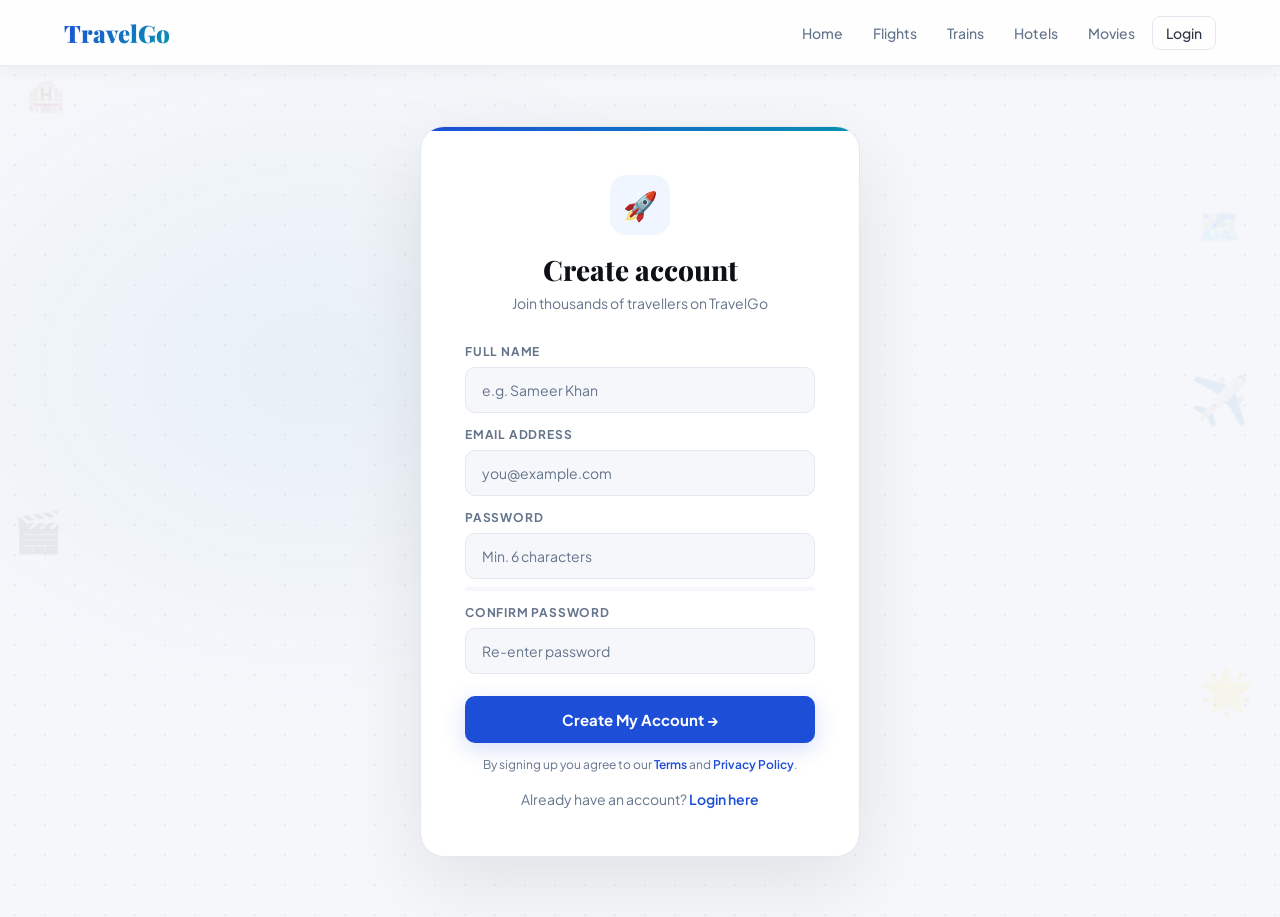
<file: signup.html>
<!DOCTYPE html>
<html lang="en">
<head>
<meta charset="UTF-8">
<meta name="viewport" content="width=device-width, initial-scale=1.0">
<title>TravelGo | Create Account</title>
<link rel="preconnect" href="https://fonts.googleapis.com">
<link href="https://fonts.googleapis.com/css2?family=Playfair+Display:wght@700;800;900&family=Plus+Jakarta+Sans:wght@300;400;500;600;700&display=swap" rel="stylesheet">
<link rel="stylesheet" href="animations.css">
<link rel="stylesheet" href="common.css">
<style>
body{display:flex;flex-direction:column;}
body::before{content:'';position:fixed;inset:0;
  background:radial-gradient(ellipse 60% 60% at 25% 40%,rgba(8,145,178,0.06) 0%,transparent 65%);
  pointer-events:none;z-index:0;}
body::after{content:'';position:fixed;inset:0;
  background-image:radial-gradient(circle,#c7d2e8 1px,transparent 1px);
  background-size:30px 30px;opacity:0.35;pointer-events:none;z-index:0;}
nav{position:relative;z-index:10;background:rgba(255,255,255,0.88);}
main{flex:1;display:flex;align-items:center;justify-content:center;padding:60px 20px;position:relative;z-index:1;}

.su-field{margin-bottom:14px;}
.su-label{display:block;font-size:12px;font-weight:700;color:var(--muted);letter-spacing:0.8px;text-transform:uppercase;margin-bottom:8px;}
.su-field input{width:100%;padding:13px 16px;background:var(--bg);border:1.5px solid var(--border);
  border-radius:var(--radius-sm);color:var(--text);font-family:'Plus Jakarta Sans',sans-serif;font-size:14px;}
.su-field input::placeholder{color:var(--muted);}

.strength-bar{height:4px;background:var(--bg);border-radius:2px;overflow:hidden;margin-top:8px;}
.strength-fill{height:100%;width:0;transition:width 0.35s ease,background 0.35s ease;border-radius:2px;}
.strength-label{font-size:11px;font-weight:600;color:var(--muted);margin-top:5px;}

.terms{font-size:12px;color:var(--muted);text-align:center;margin-top:12px;line-height:1.6;}
.terms a{color:var(--accent);text-decoration:none;font-weight:600;}

.nav-login{border:1.5px solid var(--border)!important;color:var(--text2)!important;}
</style>
</head>
<body>

<nav class="navbar">
  <a href="index.html" class="logo">TravelGo</a>
  <div class="nav-links">
    <a href="index.html">Home</a>
    <a href="flight.html">Flights</a>
    <a href="train.html">Trains</a>
    <a href="hotel.html">Hotels</a>
    <a href="movie.html">Movies</a>
    <a href="login.html" class="nav-login">Login</a>
  </div>
</nav>

<main>
  <div class="auth-card scale-in">
    <div class="auth-header">
      <div class="auth-icon">🚀</div>
      <h2>Create account</h2>
      <p>Join thousands of travellers on TravelGo</p>
    </div>
    <div class="error-msg" id="errMsg"></div>
    <div class="su-field"><label class="su-label">Full Name</label><input type="text" id="sName" placeholder="e.g. Sameer Khan"></div>
    <div class="su-field"><label class="su-label">Email Address</label><input type="email" id="sEmail" placeholder="you@example.com"></div>
    <div class="su-field">
      <label class="su-label">Password</label>
      <input type="password" id="sPass" placeholder="Min. 6 characters" oninput="checkStrength(this.value)">
      <div class="strength-bar"><div class="strength-fill" id="sFill"></div></div>
      <div class="strength-label" id="sLabel"></div>
    </div>
    <div class="su-field"><label class="su-label">Confirm Password</label><input type="password" id="sConfirm" placeholder="Re-enter password"></div>
    <button class="auth-btn" onclick="signup()">Create My Account →</button>
    <p class="terms">By signing up you agree to our <a href="#">Terms</a> and <a href="#">Privacy Policy</a>.</p>
    <div class="auth-footer" style="margin-top:16px;">Already have an account? <a href="login.html">Login here</a></div>
  </div>
</main>

<script>
const LEVELS=[{color:'#ef4444',label:'Weak'},{color:'#f59e0b',label:'Fair'},{color:'#3b82f6',label:'Good'},{color:'#10b981',label:'Strong'}];
function checkStrength(v){
  let s=0;
  if(v.length>=6)s++;if(v.length>=10)s++;if(/[A-Z]/.test(v))s++;if(/[0-9!@#$%]/.test(v))s++;
  const lv=s>0?LEVELS[Math.min(s-1,3)]:null;
  const fill=document.getElementById('sFill'), label=document.getElementById('sLabel');
  fill.style.width=(s/4*100)+'%';fill.style.background=lv?lv.color:'#ef4444';
  label.textContent=lv?lv.label:'';label.style.color=lv?lv.color:'';
}
function signup(){
  const name=document.getElementById('sName').value.trim();
  const email=document.getElementById('sEmail').value.trim();
  const pass=document.getElementById('sPass').value;
  const confirm=document.getElementById('sConfirm').value;
  const err=document.getElementById('errMsg');
  err.style.display='none';
  if(!name||!email||!pass||!confirm){err.textContent='Please fill in all fields.';err.style.display='block';return;}
  if(pass.length<6){err.textContent='Password must be at least 6 characters.';err.style.display='block';return;}
  if(pass!==confirm){err.textContent='Passwords do not match.';err.style.display='block';return;}
  localStorage.setItem('tg_user',JSON.stringify({name,email}));
  if(window.tgToast) window.tgToast('Account created! Welcome, '+name+'! 🎉','🚀',3500);
  setTimeout(()=>window.location.href='login.html', 800);
}
document.addEventListener('keydown',e=>{if(e.key==='Enter')signup();});
</script>
<script src="navbar.js"></script>
<script src="animations.js"></script>
</body>
</html>
</file>
<file: animations.css>
/* TravelGo — animations.css */
:root {
  --ease-spring:cubic-bezier(0.34,1.56,0.64,1);
  --ease-expo-out:cubic-bezier(0.16,1,0.3,1);
}
body{animation:tgPageEnter 0.6s var(--ease-expo-out) both;}
@keyframes tgPageEnter{from{opacity:0;transform:translateY(16px);}to{opacity:1;transform:none;}}
nav{animation:tgNavEnter 0.7s var(--ease-expo-out) both;}
@keyframes tgNavEnter{from{transform:translateY(-100%);opacity:0;}to{transform:none;opacity:1;}}
.nav-links a{position:relative;transition:color 0.2s;}
.nav-links a::after{content:'';position:absolute;bottom:-4px;left:0;width:0;height:2px;background:linear-gradient(90deg,var(--accent,#1d4ed8),#0891b2);border-radius:2px;transition:width 0.3s var(--ease-spring);}
.nav-links a:hover::after,.nav-links a.active::after{width:100%;}
.logo{transition:transform 0.3s var(--ease-spring);}
.logo:hover{transform:scale(1.07) rotate(-1deg);}
button,.search-btn,.auth-btn,.pay-now-btn{position:relative;overflow:hidden;transition:transform 0.2s var(--ease-spring),box-shadow 0.2s ease;}
button:hover:not(:disabled),.search-btn:hover,.auth-btn:hover{transform:translateY(-2px);}
button:active:not(:disabled){transform:scale(0.97);transition-duration:0.1s;}
.tg-ripple{position:absolute;border-radius:50%;background:rgba(255,255,255,0.3);transform:scale(0);animation:tgRipple 0.55s ease-out forwards;pointer-events:none;}
@keyframes tgRipple{to{transform:scale(4);opacity:0;}}
input:focus,select:focus{outline:none;border-color:var(--accent)!important;box-shadow:0 0 0 3px rgba(29,78,216,0.12)!important;}
.reveal{opacity:0;transform:translateY(30px);transition:opacity 0.7s var(--ease-expo-out),transform 0.7s var(--ease-expo-out);}
.reveal.active{opacity:1;transform:none;}
.reveal-left{opacity:0;transform:translateX(-40px);transition:opacity 0.7s var(--ease-expo-out),transform 0.7s var(--ease-expo-out);}
.reveal-left.active{opacity:1;transform:none;}
.reveal-scale{opacity:0;transform:scale(0.9);transition:opacity 0.6s var(--ease-spring),transform 0.6s var(--ease-spring);}
.reveal-scale.active{opacity:1;transform:none;}
.stagger>*:nth-child(1){transition-delay:0.04s;}
.stagger>*:nth-child(2){transition-delay:0.12s;}
.stagger>*:nth-child(3){transition-delay:0.20s;}
.stagger>*:nth-child(4){transition-delay:0.28s;}
.stagger>*:nth-child(5){transition-delay:0.36s;}
.stagger>*:nth-child(6){transition-delay:0.44s;}
.stagger>*:nth-child(7){transition-delay:0.52s;}
.stagger>*:nth-child(8){transition-delay:0.60s;}
.card,.book-card,.hotel-card,.flight-card,.feature-card,.stat-card,.summary-card,.booking-card,.movie-card,.addon-card{transition:transform 0.35s var(--ease-expo-out),box-shadow 0.35s ease,border-color 0.25s ease;will-change:transform;}
@keyframes tgFloat{0%,100%{transform:translateY(0);}50%{transform:translateY(-10px);}}
.stat-card:nth-child(1){animation:tgFloat 5s ease-in-out infinite;}
.stat-card:nth-child(2){animation:tgFloat 4.5s ease-in-out infinite;animation-delay:0.8s;}
.stat-card:nth-child(3){animation:tgFloat 5.5s ease-in-out infinite;animation-delay:1.6s;}
.stat-card:nth-child(4){animation:tgFloat 4s ease-in-out infinite;animation-delay:2.2s;}
.modal-overlay.open .modal,.modal-overlay.open .vr-modal,.modal-overlay.open .ar-modal{animation:tgModalPop 0.45s var(--ease-spring) both;}
@keyframes tgModalPop{from{opacity:0;transform:scale(0.88) translateY(20px);}to{opacity:1;transform:none;}}
.scale-in{animation:tgScaleIn 0.5s var(--ease-spring) both;}
@keyframes tgScaleIn{from{opacity:0;transform:scale(0.88) translateY(16px);}to{opacity:1;transform:none;}}
.success-tick{animation:tgTickBounce 0.6s var(--ease-spring) both!important;}
@keyframes tgTickBounce{0%{transform:scale(0) rotate(-20deg);opacity:0;}60%{transform:scale(1.25) rotate(8deg);opacity:1;}100%{transform:scale(1);opacity:1;}}
.tg-toast{position:fixed;bottom:28px;right:22px;background:#fff;border:1.5px solid #e2e8f0;border-radius:14px;padding:14px 18px;box-shadow:0 16px 48px rgba(0,0,0,0.13);z-index:99996;display:flex;align-items:center;gap:10px;font-family:'Plus Jakarta Sans',sans-serif;font-size:14px;font-weight:600;color:#0d1117;max-width:300px;animation:tgToastIn 0.45s cubic-bezier(0.34,1.56,0.64,1) forwards;overflow:hidden;}
.tg-toast.hide{animation:tgToastOut 0.3s ease forwards;}
@keyframes tgToastIn{from{opacity:0;transform:translateX(100px) scale(0.9);}to{opacity:1;transform:none;}}
@keyframes tgToastOut{from{opacity:1;transform:none;}to{opacity:0;transform:translateX(80px);}}
.tg-tbar{position:absolute;bottom:0;left:0;height:3px;background:linear-gradient(90deg,#1d4ed8,#0891b2);animation:tgTbarShrink var(--dur,3s) linear forwards;}
@keyframes tgTbarShrink{from{width:100%;}to{width:0%;}}
.page-hero{position:relative;overflow:hidden;}
.page-hero::before{content:'';position:absolute;inset:0;background:radial-gradient(ellipse 60% 80% at 10% 50%,rgba(29,78,216,0.08),transparent 70%);animation:tgMeshShift 8s ease-in-out infinite alternate;pointer-events:none;z-index:0;}
@keyframes tgMeshShift{from{transform:scale(1);}to{transform:scale(1.06) rotate(1deg);}}
.page-hero>*{position:relative;z-index:1;}
.nav-cta{animation:tgCtaGlow 2.5s ease-in-out infinite alternate;}
@keyframes tgCtaGlow{from{box-shadow:0 4px 14px rgba(29,78,216,0.25);}to{box-shadow:0 6px 24px rgba(29,78,216,0.55);}}
@keyframes tgSlideUp{from{opacity:0;transform:translateY(20px) scale(0.98);}to{opacity:1;transform:none;}}
.booking-card{animation:tgSlideUp 0.5s var(--ease-spring) both;}
.form-card,.pay-card,.auth-card{animation:tgScaleIn 0.55s var(--ease-spring) both;animation-delay:0.1s;}
.search-btn::before{content:'';position:absolute;top:50%;left:-100%;width:60%;height:100%;background:linear-gradient(90deg,transparent,rgba(255,255,255,0.2),transparent);transform:translateY(-50%) skewX(-20deg);animation:tgBtnShine 3s ease-in-out infinite;}
@keyframes tgBtnShine{0%{left:-100%;}50%{left:150%;}100%{left:150%;}}
@keyframes tgEmojiWobble{0%{transform:rotate(0) scale(1);}20%{transform:rotate(-14deg) scale(1.28);}40%{transform:rotate(10deg) scale(1.12);}60%{transform:rotate(-6deg) scale(1.06);}100%{transform:rotate(0) scale(1);}}
.tg-sp{position:fixed;border-radius:50%;pointer-events:none;z-index:99997;animation:tgSpAnim 0.65s cubic-bezier(0.16,1,0.3,1) forwards;}
@keyframes tgSpAnim{0%{transform:translate(0,0) scale(1);opacity:1;}100%{transform:translate(var(--tx),var(--ty)) scale(0);opacity:0;}}
.tg-cp{position:absolute;width:9px;height:9px;border-radius:2px;pointer-events:none;animation:tgCP var(--d,.8s) var(--delay,0s) ease-out forwards;opacity:0;}
@keyframes tgCP{0%{transform:translate(0,0) rotate(0deg);opacity:1;}100%{transform:translate(var(--tx),var(--ty)) rotate(var(--r,360deg));opacity:0;}}
body.tg-exiting{animation:tgFadeOut 0.32s ease forwards!important;}
@keyframes tgFadeOut{to{opacity:0;transform:translateY(-8px);}}
@keyframes tgCharFloat{0%,100%{transform:translateY(0) rotate(0deg);}33%{transform:translateY(-20px) rotate(6deg);}66%{transform:translateY(-10px) rotate(-4deg);}}
@media(hover:none) and (pointer:coarse){
  #tg-cursor,#tg-cursor-ring{display:none!important;}
}
@media(prefers-reduced-motion:reduce){
  *,*::before,*::after{animation-duration:0.01ms!important;transition-duration:0.01ms!important;}
}
</file>
<file: common.css>
/* ================================================================
   TravelGo — COMMON STYLES
================================================================ */
:root {
  --bg:#f6f7fb; --bg2:#eef0f7; --surface:#fff;
  --accent:#1d4ed8; --accent2:#0891b2;
  --accent-light:#eff6ff; --accent-glow:rgba(29,78,216,0.18);
  --gold:#d97706; --green:#16a34a; --green-light:#f0fdf4;
  --text:#0d1117; --text2:#2d3748; --muted:#64748b; --border:#e2e8f0;
  --shadow:0 8px 32px rgba(0,0,0,0.07); --shadow-sm:0 2px 8px rgba(0,0,0,0.05);
  --radius:16px; --radius-sm:10px; --radius-lg:24px;
}
*,*::before,*::after{margin:0;padding:0;box-sizing:border-box;}
html{scroll-behavior:smooth;}
body{font-family:'Plus Jakarta Sans',sans-serif;background:var(--bg);color:var(--text);min-height:100vh;}
::-webkit-scrollbar{width:5px;}
::-webkit-scrollbar-track{background:var(--bg2);}
::-webkit-scrollbar-thumb{background:var(--accent);border-radius:3px;}

/* NAV */
nav{display:flex;align-items:center;justify-content:space-between;padding:0 5%;height:66px;background:rgba(255,255,255,0.92);backdrop-filter:blur(24px) saturate(180%);border-bottom:1px solid rgba(226,232,240,0.8);position:sticky;top:0;z-index:200;box-shadow:0 1px 24px rgba(0,0,0,0.06);}
.logo{font-family:'Playfair Display',serif;font-size:24px;font-weight:900;background:linear-gradient(135deg,var(--accent),var(--accent2));-webkit-background-clip:text;-webkit-text-fill-color:transparent;text-decoration:none;}
.nav-links{display:flex;align-items:center;gap:4px;}
.nav-links a{color:var(--muted);text-decoration:none;padding:7px 13px;border-radius:8px;font-size:14px;font-weight:500;transition:all 0.2s;}
.nav-links a:hover,.nav-links a.active{color:var(--accent);background:var(--accent-light);}
.nav-cta{background:var(--accent)!important;color:#fff!important;font-weight:700!important;box-shadow:0 4px 14px var(--accent-glow);margin-left:8px!important;border-radius:8px!important;padding:8px 18px!important;}

/* PAGE HERO */
.page-hero{padding:48px 5% 36px;background:linear-gradient(135deg,var(--accent-light) 0%,var(--bg) 65%);border-bottom:1px solid var(--border);}
.breadcrumb{font-size:12px;color:var(--muted);margin-bottom:12px;font-weight:500;}
.breadcrumb a{color:var(--accent);text-decoration:none;}
.page-hero h1{font-family:'Playfair Display',serif;font-size:clamp(28px,4vw,46px);font-weight:900;letter-spacing:-1.5px;margin-bottom:8px;color:var(--text);}
.page-hero p{color:var(--muted);font-size:15px;}
.feature-badges{display:flex;gap:8px;flex-wrap:wrap;margin-top:18px;}
.fbadge{display:inline-flex;align-items:center;gap:6px;background:#fff;border:1.5px solid var(--border);border-radius:100px;padding:6px 14px;font-size:12px;font-weight:600;color:var(--text2);box-shadow:0 2px 8px rgba(0,0,0,0.04);}
.fbadge.new{border-color:var(--accent);color:var(--accent);background:var(--accent-light);}
.fbadge.gold{border-color:var(--gold);color:var(--gold);background:#fef9c3;}

/* FORM */
.booking-section{padding:0 5% 56px;}
.form-card{background:#fff;border:1px solid var(--border);border-radius:var(--radius-lg);padding:38px;box-shadow:var(--shadow);margin-top:-16px;position:relative;z-index:1;}
.form-row{display:grid;grid-template-columns:1fr 1fr;gap:16px;margin-bottom:16px;}
.form-row.three{grid-template-columns:1fr 1fr 1fr;}
.form-row.four{grid-template-columns:1fr 1fr 1fr 1fr;}
.field{display:flex;flex-direction:column;gap:6px;}
.field label{font-size:11px;font-weight:700;color:var(--muted);letter-spacing:0.8px;text-transform:uppercase;}
.field input,.field select{padding:12px 14px;background:var(--bg);border:1.5px solid var(--border);border-radius:var(--radius-sm);color:var(--text);font-family:'Plus Jakarta Sans',sans-serif;font-size:14px;transition:all 0.25s;outline:none;}
.field input:focus,.field select:focus{border-color:var(--accent);background:#fff;box-shadow:0 0 0 3px rgba(29,78,216,0.1);}
.field input::placeholder{color:var(--muted);}
.state-city-group{display:grid;grid-template-columns:1fr 1fr;gap:10px;}
.search-btn{width:100%;padding:15px;background:linear-gradient(135deg,var(--accent),var(--accent2));color:#fff;border:none;border-radius:var(--radius-sm);font-family:'Playfair Display',serif;font-size:17px;font-weight:700;cursor:pointer;margin-top:8px;box-shadow:0 6px 24px var(--accent-glow);transition:all 0.3s;}
.search-btn:hover{box-shadow:0 10px 32px var(--accent-glow);transform:translateY(-2px);}

/* RESULTS */
.results-section{padding:0 5% 60px;display:none;}
.results-title{font-family:'Playfair Display',serif;font-size:22px;font-weight:800;margin-bottom:20px;color:var(--text);}

/* TABS */
.tab-group{display:flex;gap:8px;margin-bottom:20px;flex-wrap:wrap;}
.tab-btn{padding:8px 18px;background:var(--bg2);border:1.5px solid var(--border);border-radius:8px;color:var(--muted);font-family:'Plus Jakarta Sans',sans-serif;font-size:14px;font-weight:500;cursor:pointer;transition:all 0.2s;}
.tab-btn.active{background:var(--accent-light);border-color:var(--accent);color:var(--accent);font-weight:700;}

/* MODAL */
.modal-overlay{position:fixed;inset:0;background:rgba(0,0,0,0.55);backdrop-filter:blur(4px);z-index:1000;display:none;align-items:center;justify-content:center;}
.modal-overlay.open{display:flex;}
.modal{background:#fff;border-radius:var(--radius-lg);padding:40px;max-width:440px;width:92%;box-shadow:0 40px 100px rgba(0,0,0,0.2);}
.modal h3{font-family:'Playfair Display',serif;font-size:24px;font-weight:800;margin-bottom:8px;}
.modal p{color:var(--muted);font-size:14px;line-height:1.6;margin-bottom:20px;}
.modal-btns{display:flex;gap:10px;}
.modal-cancel{padding:13px 20px;background:var(--bg);color:var(--muted);border:1.5px solid var(--border);border-radius:var(--radius-sm);cursor:pointer;font-size:14px;font-family:'Plus Jakarta Sans',sans-serif;}

/* AUTH */
.auth-card{width:100%;max-width:440px;background:#fff;border:1px solid var(--border);border-radius:24px;padding:48px 44px;box-shadow:0 24px 80px rgba(0,0,0,0.09);position:relative;overflow:hidden;}
.auth-card::before{content:'';position:absolute;top:0;left:0;right:0;height:4px;background:linear-gradient(90deg,var(--accent),var(--accent2));}
.auth-header{text-align:center;margin-bottom:32px;}
.auth-icon{width:60px;height:60px;background:var(--accent-light);border-radius:16px;display:flex;align-items:center;justify-content:center;font-size:28px;margin:0 auto 16px;}
.auth-header h2{font-family:'Playfair Display',serif;font-size:28px;font-weight:800;color:var(--text);margin-bottom:6px;}
.auth-header p{color:var(--muted);font-size:14px;}
.auth-btn{width:100%;padding:14px;background:var(--accent);color:#fff;border:none;border-radius:var(--radius-sm);font-family:'Plus Jakarta Sans',sans-serif;font-size:15px;font-weight:700;cursor:pointer;margin-top:8px;box-shadow:0 6px 22px var(--accent-glow);transition:all 0.3s;}
.auth-btn:hover{transform:translateY(-2px);box-shadow:0 10px 30px var(--accent-glow);}
.auth-footer{text-align:center;font-size:14px;color:var(--muted);margin-top:20px;}
.auth-footer a{color:var(--accent);font-weight:600;text-decoration:none;}
.error-msg{background:#fef2f2;border:1px solid #fecaca;color:#dc2626;padding:11px 14px;border-radius:8px;font-size:13px;margin-bottom:16px;display:none;font-weight:500;}
.divider{display:flex;align-items:center;gap:12px;margin:20px 0;color:var(--muted);font-size:12px;font-weight:600;text-transform:uppercase;letter-spacing:0.8px;}
.divider::before,.divider::after{content:'';flex:1;height:1px;background:var(--border);}

/* FOOTER */
footer{background:var(--text);color:#64748b;padding:40px 5% 24px;}
.footer-top{display:flex;justify-content:space-between;gap:48px;flex-wrap:wrap;padding-bottom:36px;border-bottom:1px solid rgba(255,255,255,0.07);margin-bottom:24px;}
.footer-logo{font-family:'Playfair Display',serif;font-size:22px;font-weight:900;color:#fff;margin-bottom:8px;}
.footer-tagline{font-size:13px;max-width:200px;line-height:1.6;}
.footer-col h4{font-size:11px;font-weight:700;color:rgba(255,255,255,0.5);letter-spacing:1.5px;text-transform:uppercase;margin-bottom:12px;}
.footer-col a{display:block;color:#64748b;text-decoration:none;font-size:14px;margin-bottom:8px;transition:color 0.2s;}
.footer-col a:hover{color:#fff;}
.footer-bottom{display:flex;justify-content:space-between;align-items:center;font-size:13px;flex-wrap:wrap;gap:10px;}
.footer-bottom .copy{color:rgba(255,255,255,0.35);}

/* MISC */
.swap-col{display:flex;align-items:flex-end;padding-bottom:12px;}
.swap-btn{background:var(--bg);border:1.5px solid var(--border);color:var(--muted);width:40px;height:40px;border-radius:var(--radius-sm);cursor:pointer;font-size:17px;display:flex;align-items:center;justify-content:center;transition:all 0.2s;}
.swap-btn:hover{border-color:var(--accent);color:var(--accent);background:var(--accent-light);}
.section-chip{display:inline-block;padding:5px 14px;background:var(--accent-light);color:var(--accent);border-radius:100px;font-size:11px;font-weight:700;letter-spacing:1.5px;text-transform:uppercase;margin-bottom:14px;}

@media(max-width:700px){
  .form-row,.form-row.three,.form-row.four{grid-template-columns:1fr;}
  .swap-col{display:none;}
  .state-city-group{grid-template-columns:1fr;}
  .nav-links a:not(.nav-cta){font-size:12px;padding:6px 8px;}
}
</file>
